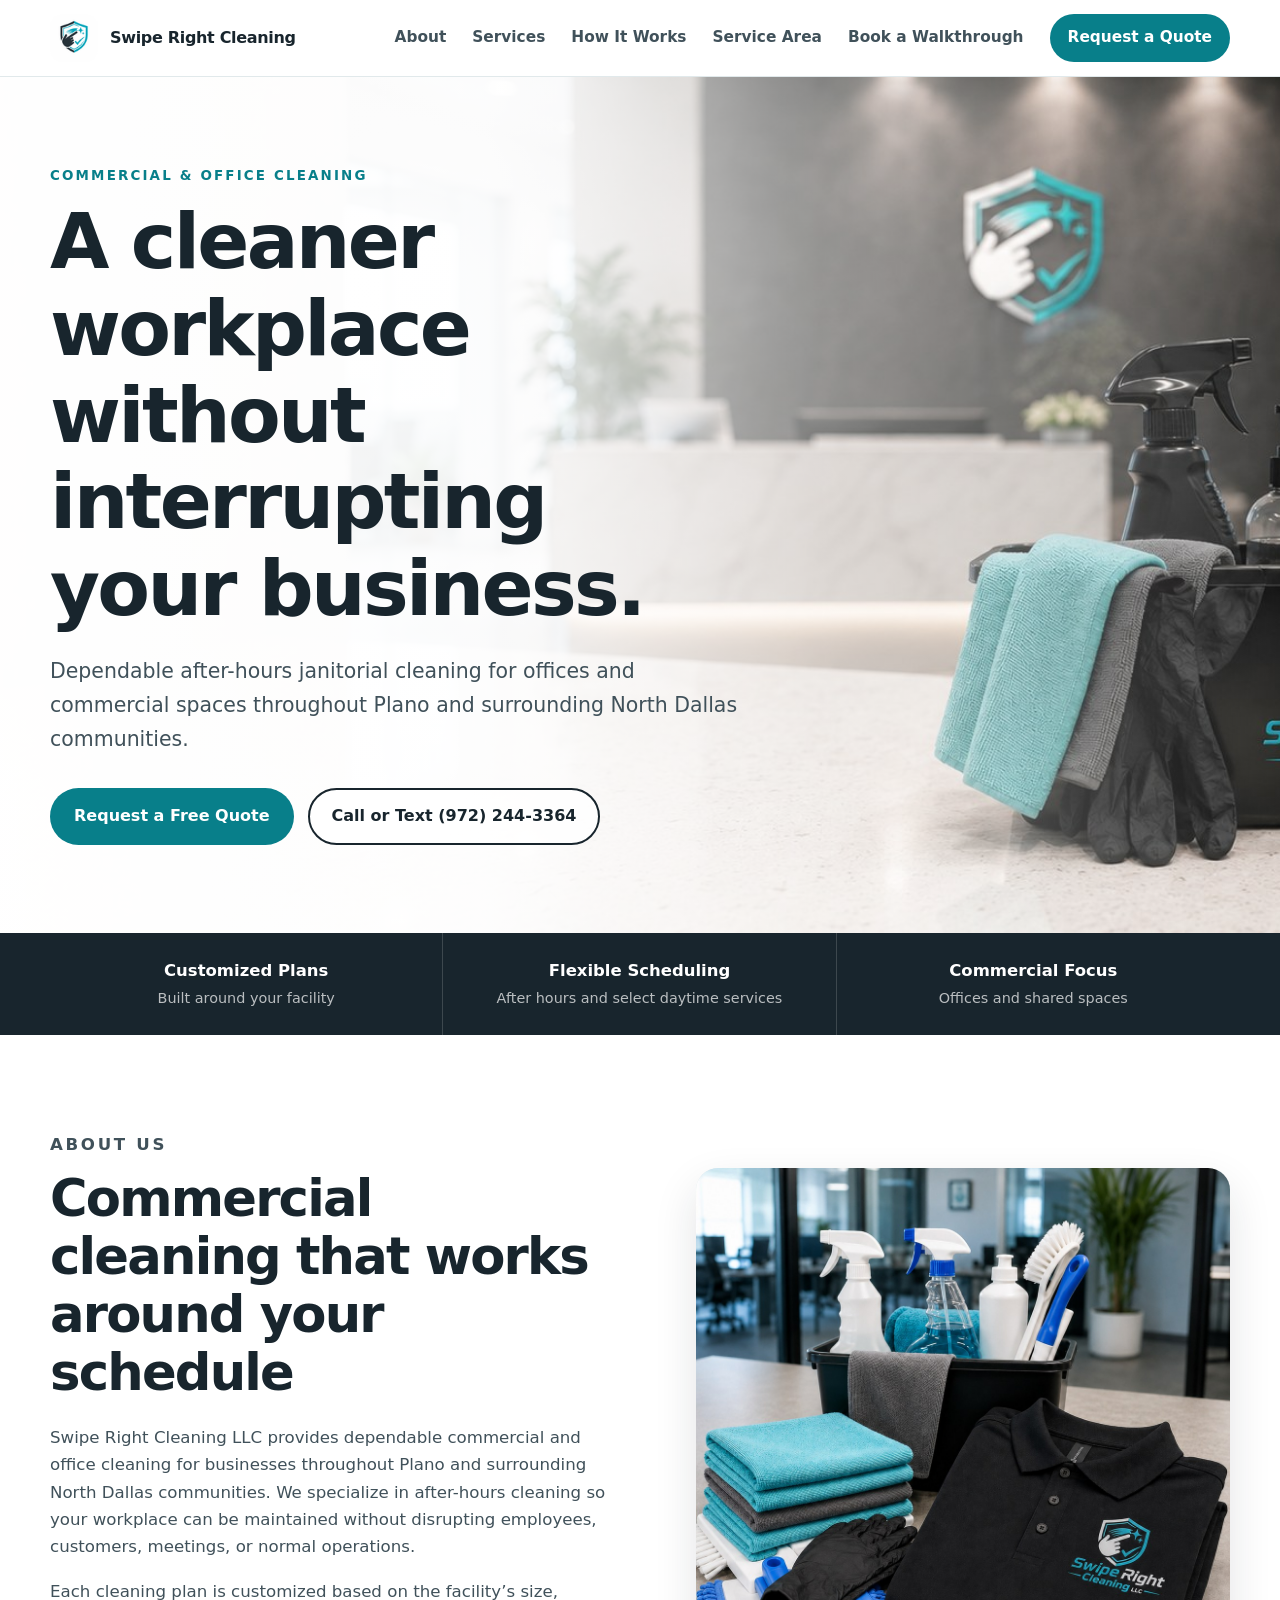
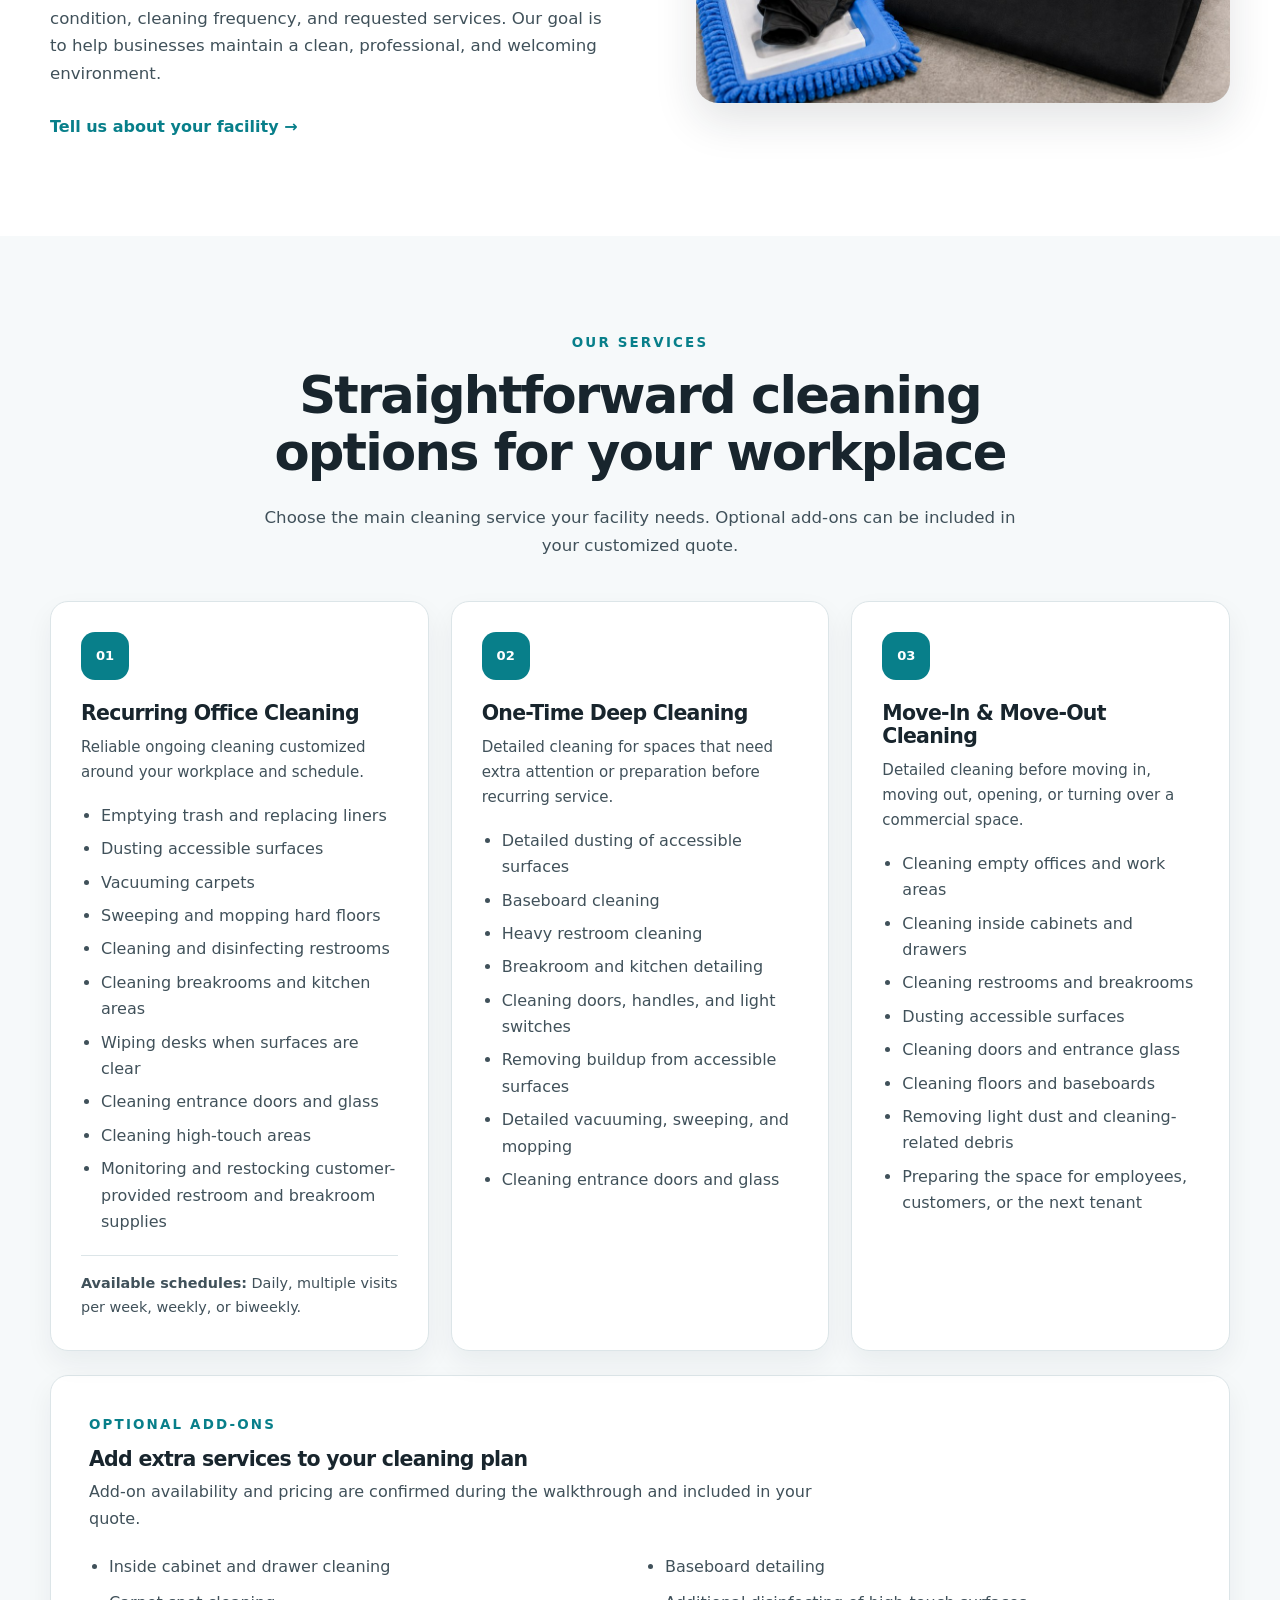
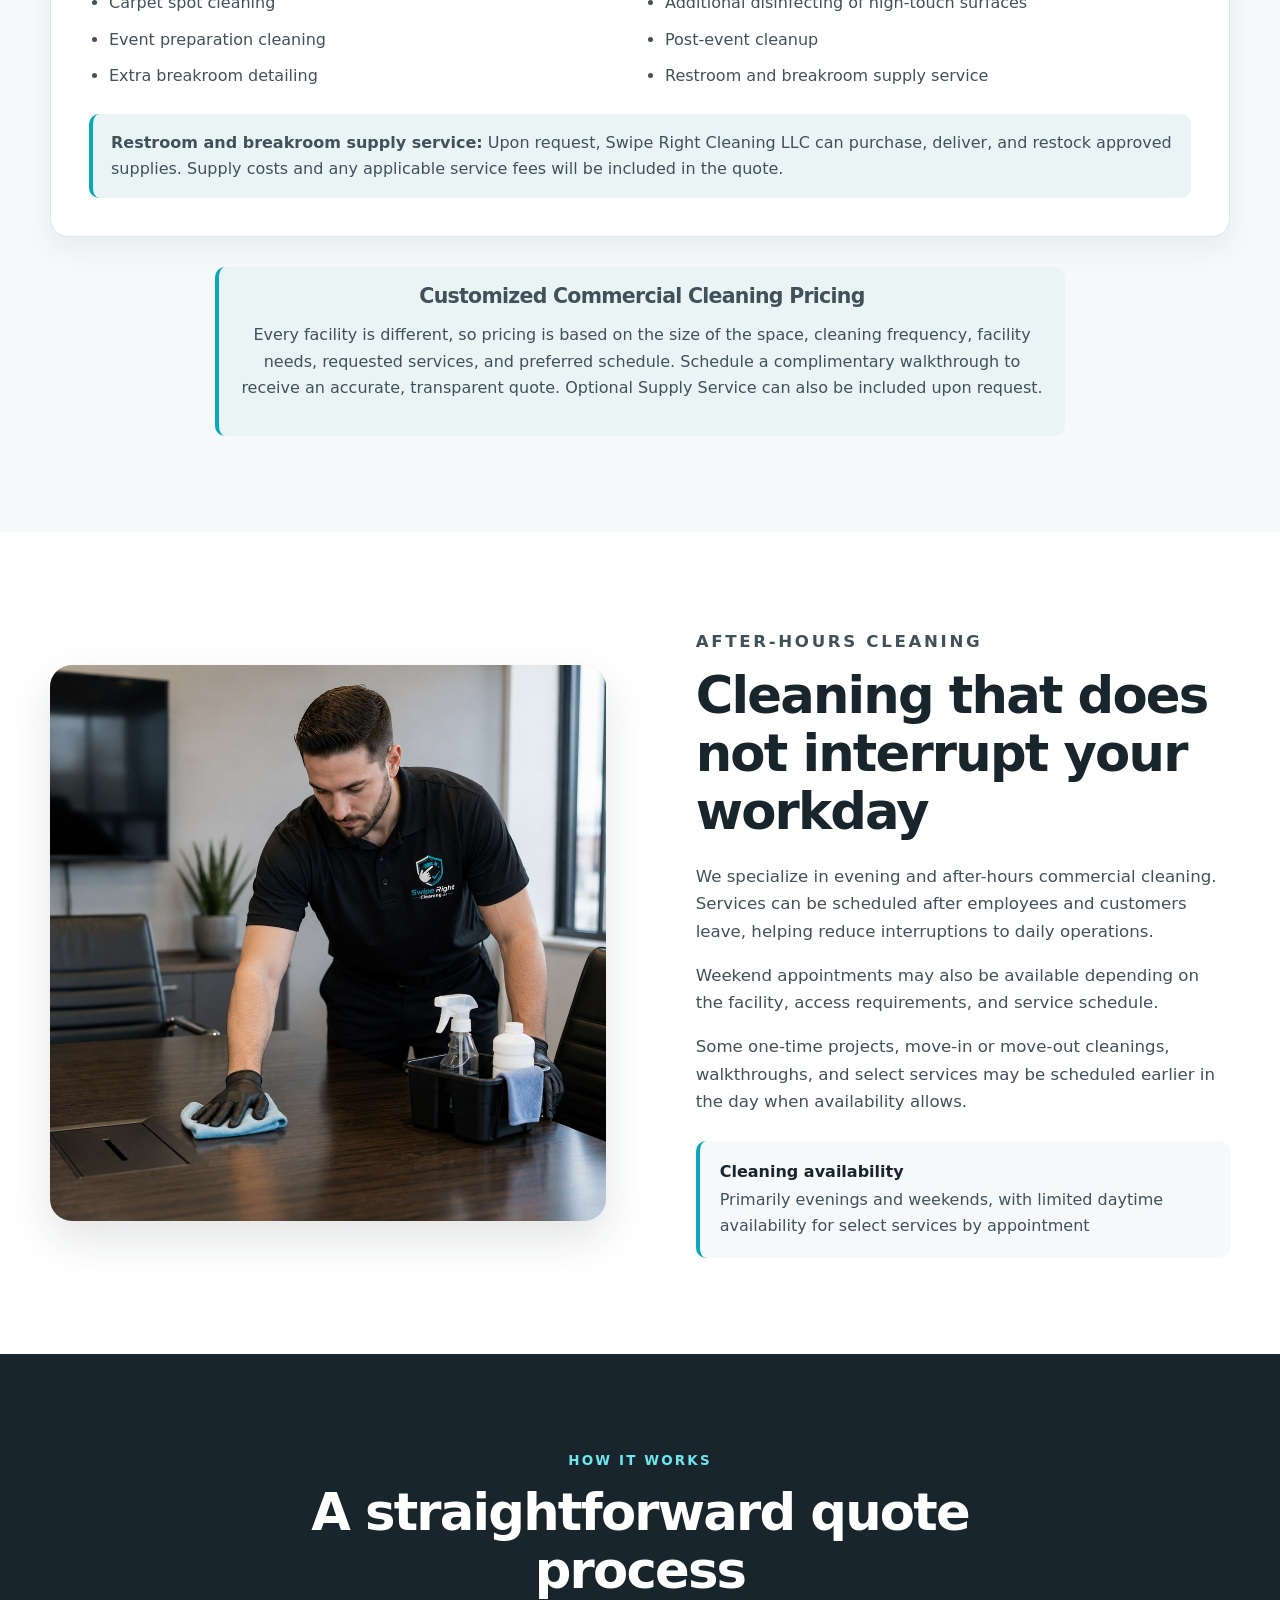
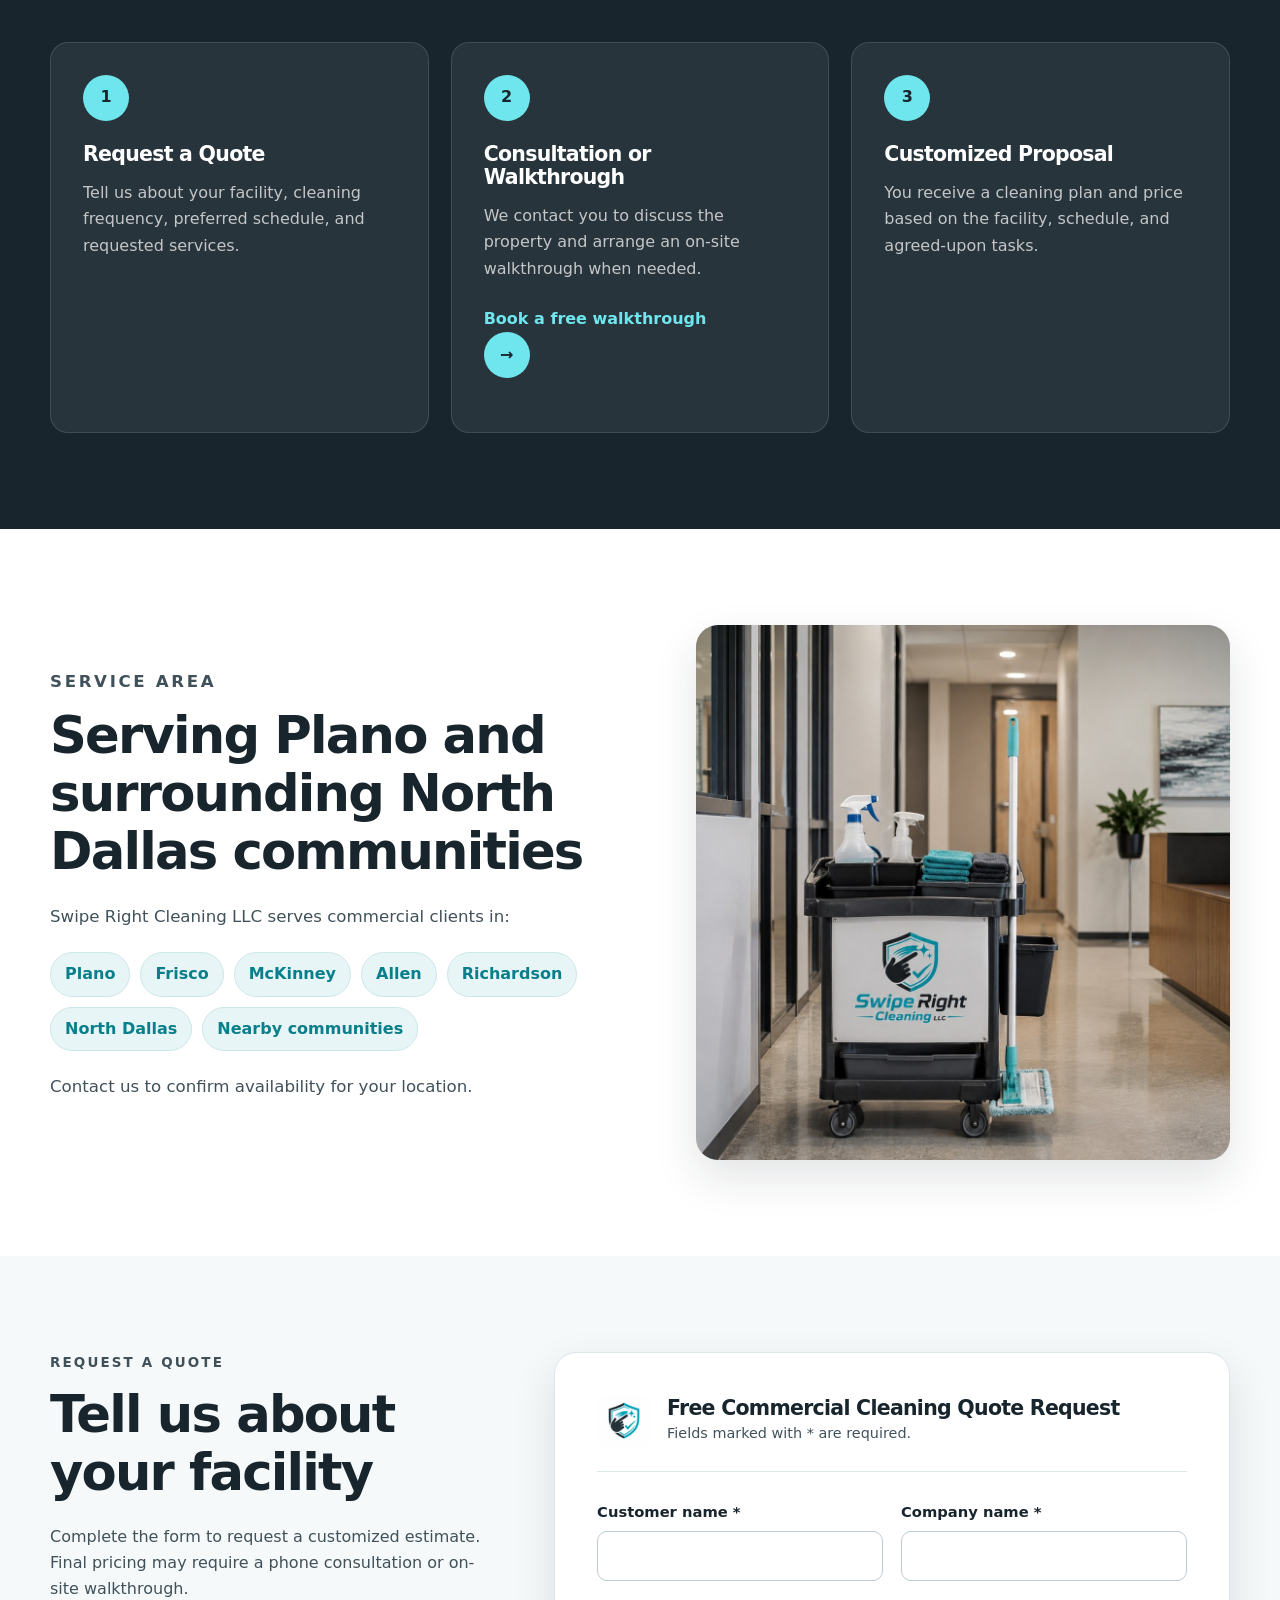
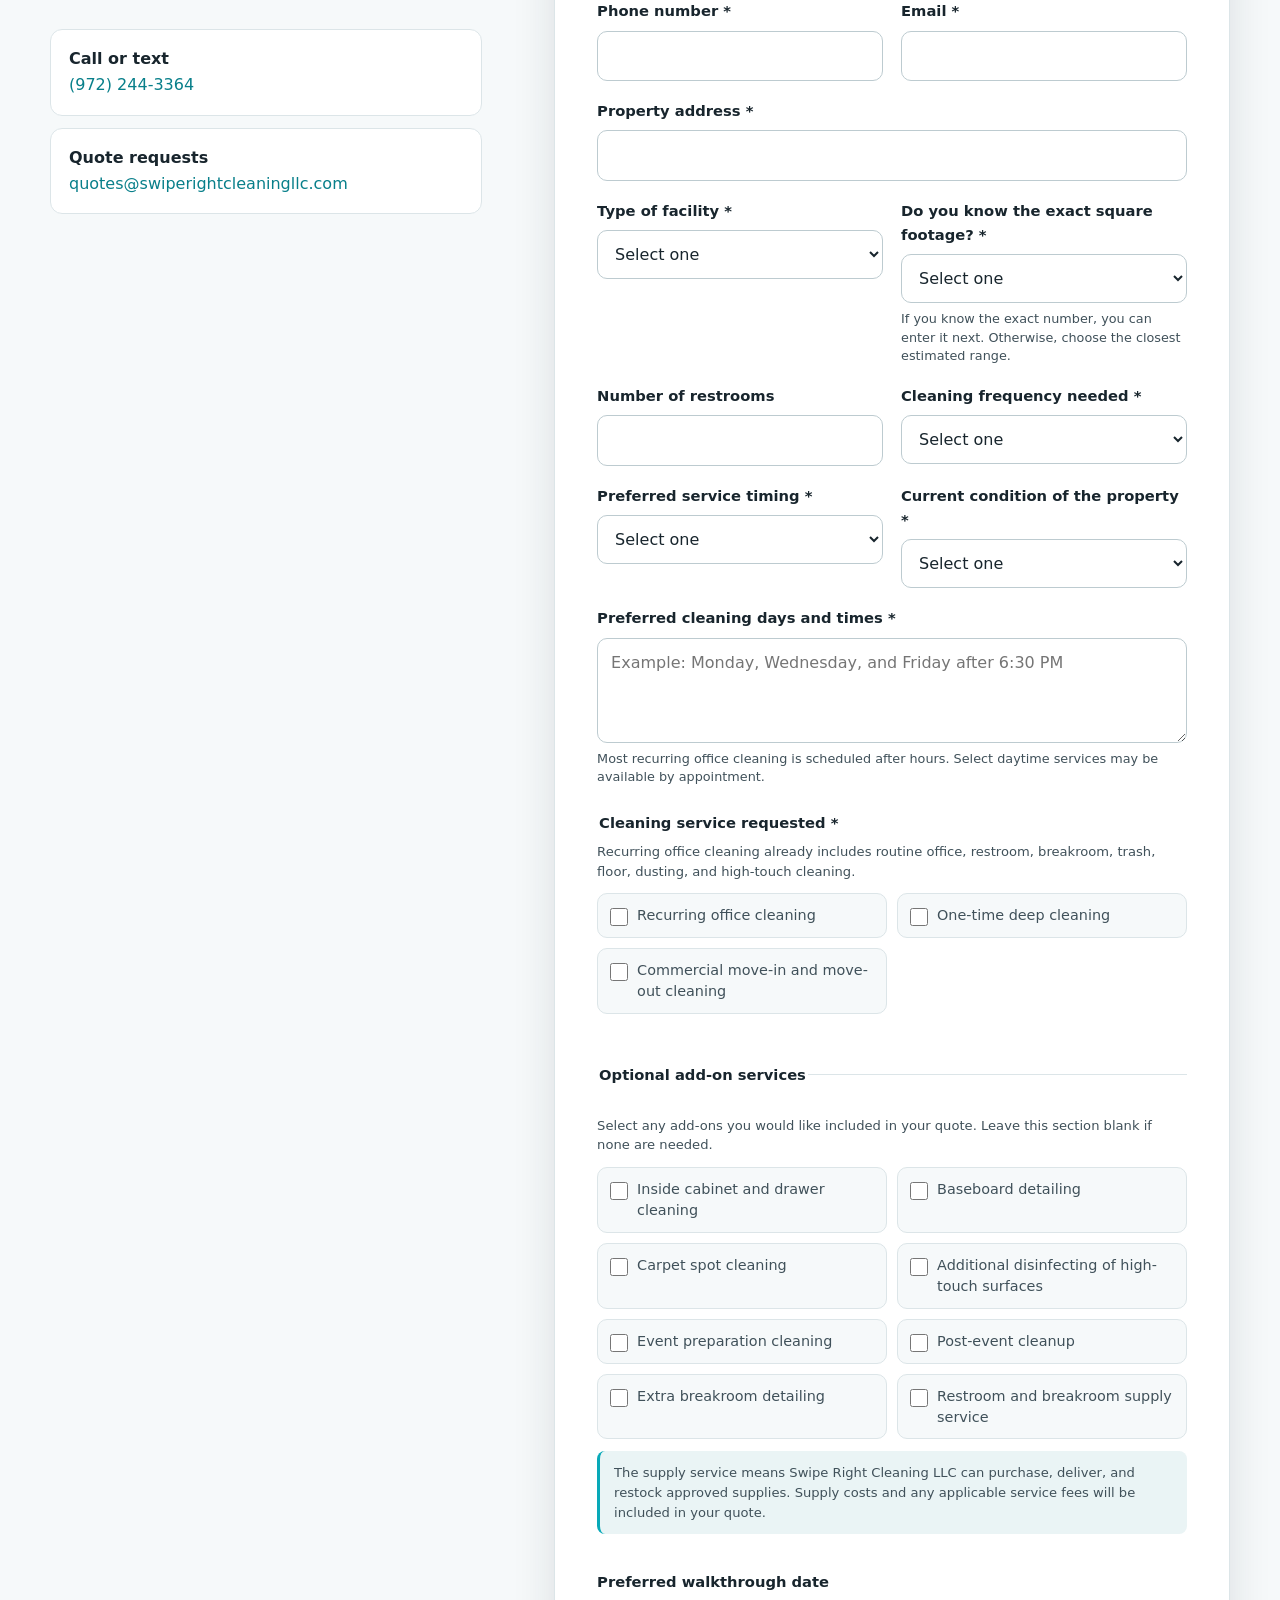
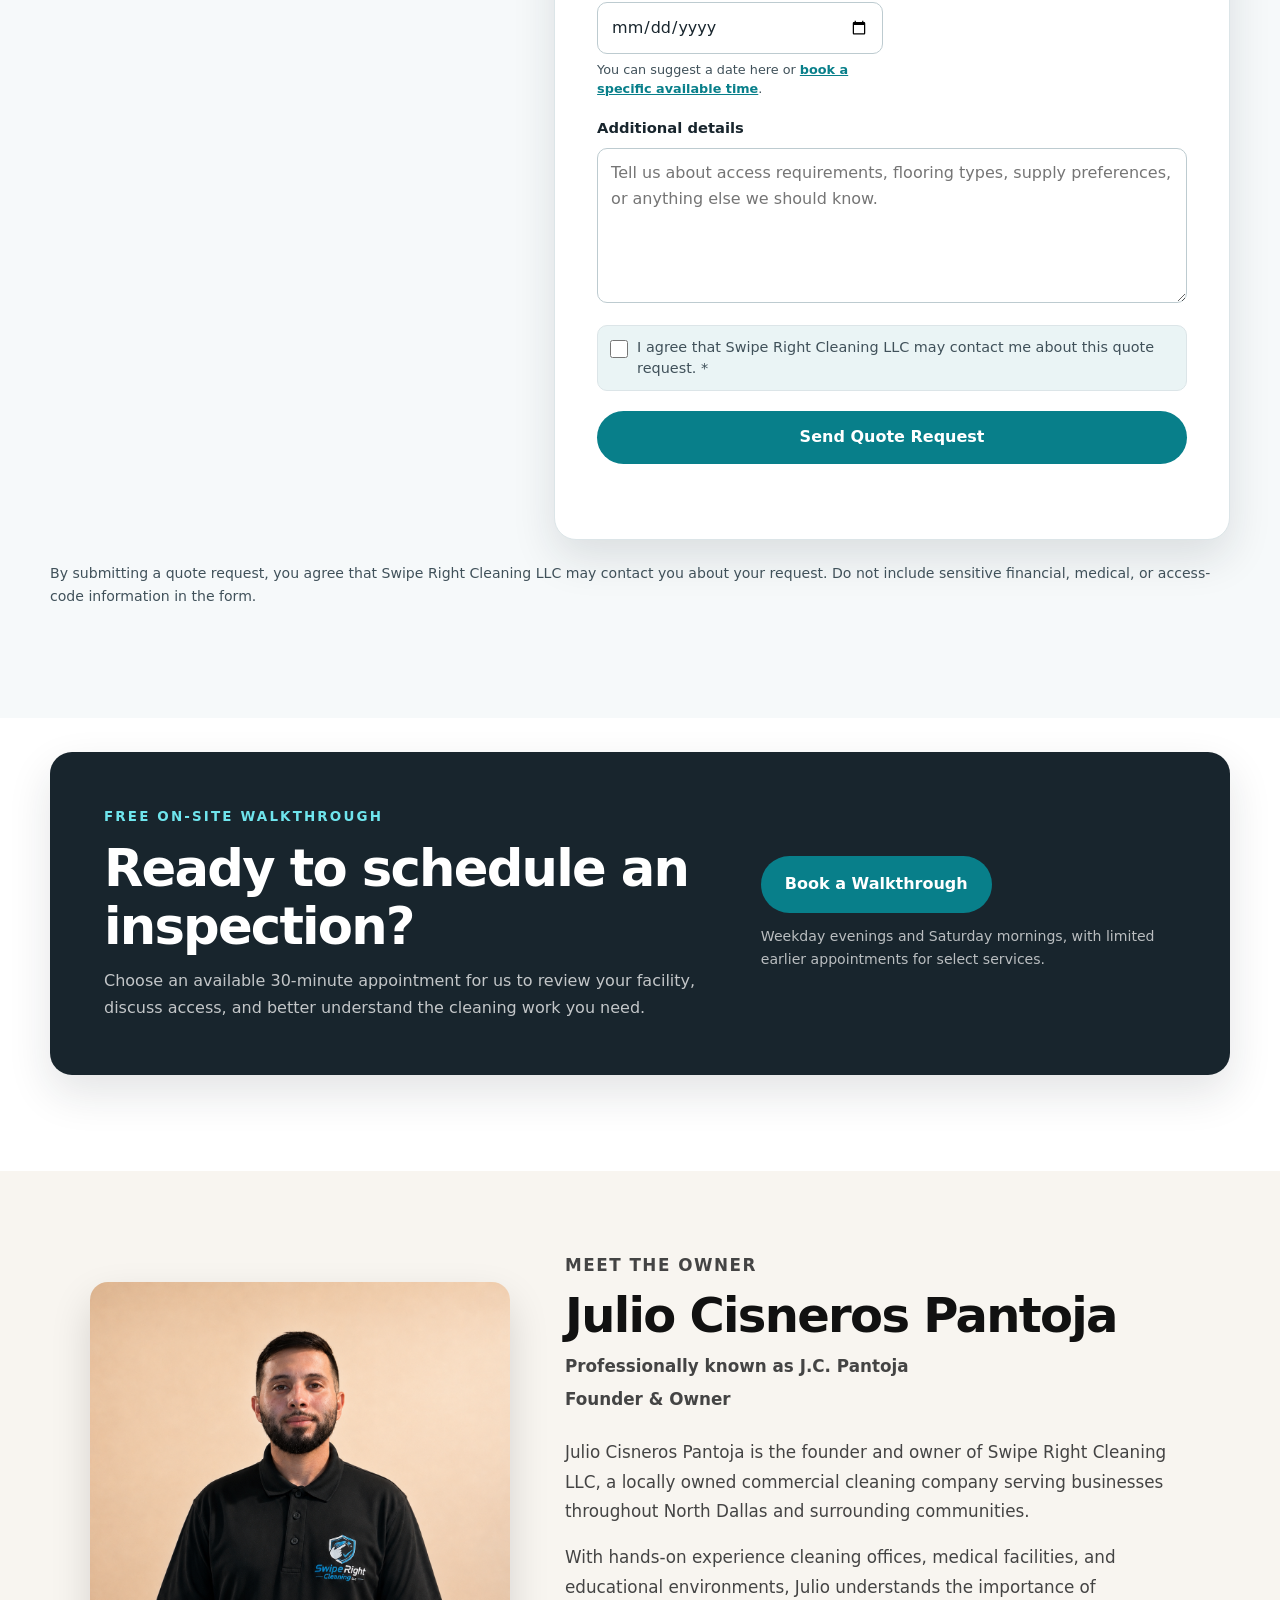
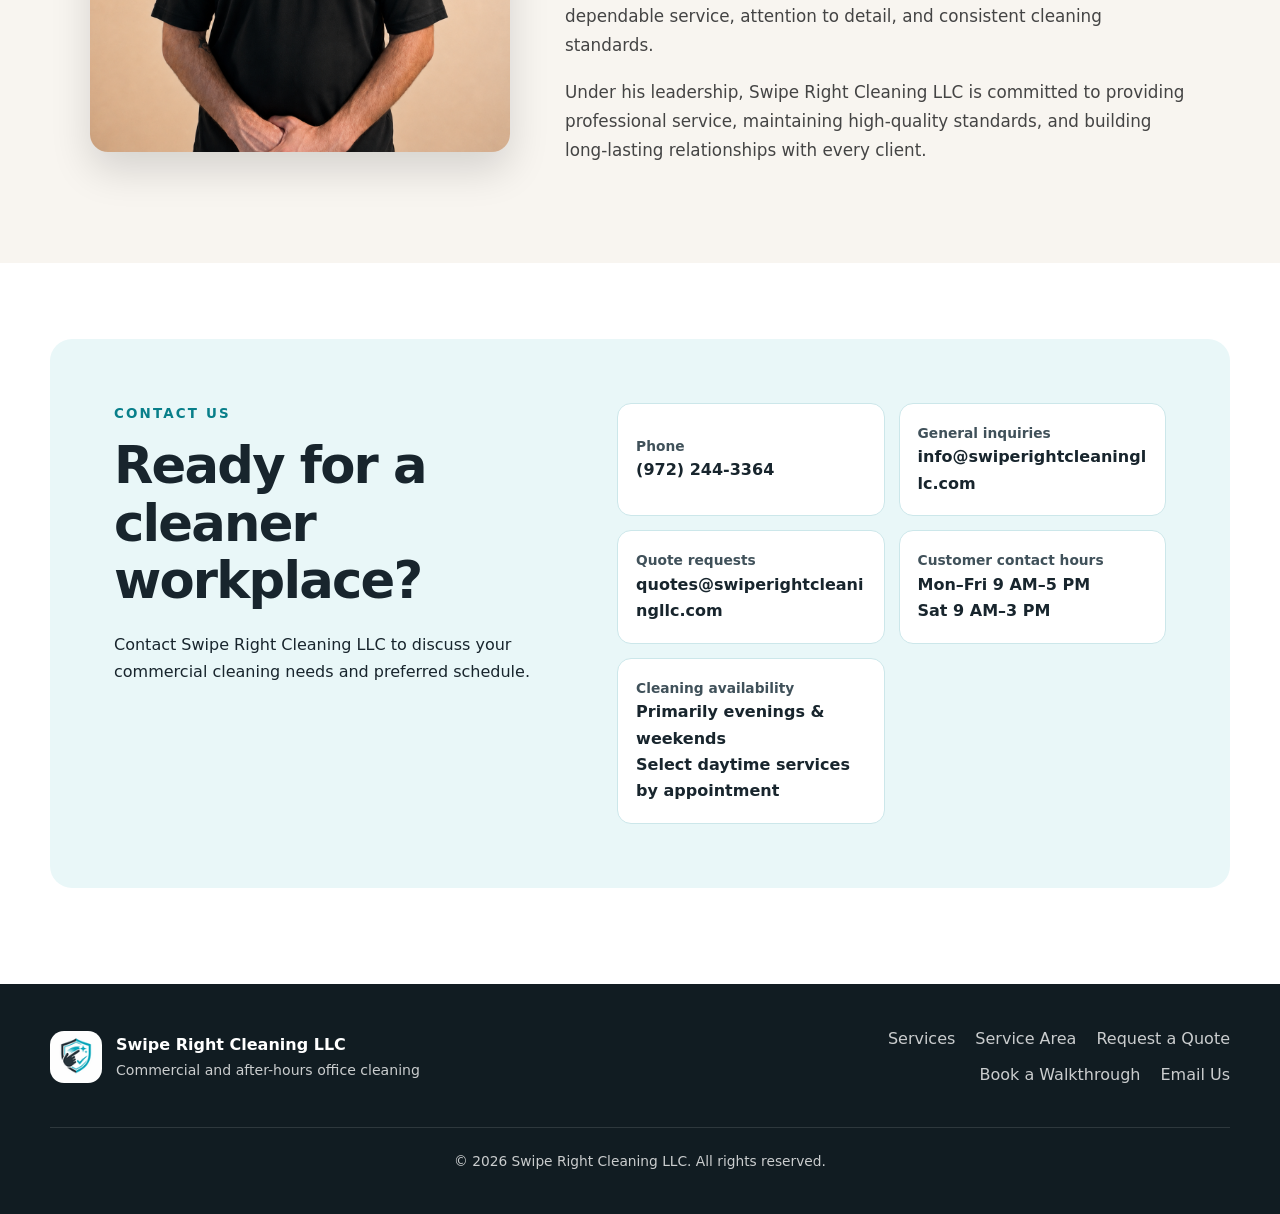
<file: index.html>
<!doctype html>
<html lang="en">
<head>
  <!-- Google tag (gtag.js) --> <script async src="https://www.googletagmanager.com/gtag/js?id=AW-18347786988"></script> <script> window.dataLayer = window.dataLayer || []; function gtag(){dataLayer.push(arguments);} gtag('js', new Date()); gtag('config', 'AW-18347786988'); </script>

  <meta charset="utf-8">
  <meta name="viewport" content="width=device-width, initial-scale=1">
  <meta name="theme-color" content="#0aa9b8">
  <meta name="description" content="Swipe Right Cleaning LLC provides dependable after-hours commercial and office cleaning in Plano and surrounding North Dallas communities.">

  <title>Swipe Right Cleaning LLC | Commercial Office Cleaning</title>

  <link rel="icon" type="image/png" sizes="64x64" href="assets/favicon-64.png">
  <link rel="apple-touch-icon" href="assets/favicon.png">
  <link rel="stylesheet" href="styles.css">

  <!-- Local-business information for search engines. Update the website URL after publishing. -->
  <script type="application/ld+json">
  {
    "@context": "https://schema.org",
    "@type": "CleaningService",
    "name": "Swipe Right Cleaning LLC",
    "telephone": "+1-972-244-3364",
    "email": "info@swiperightcleaningllc.com",
    "description": "Commercial and office cleaning serving Plano and surrounding North Dallas communities, primarily after hours with select daytime services available by appointment.",
    "areaServed": [
      "Plano, Texas",
      "Frisco, Texas",
      "McKinney, Texas",
      "Allen, Texas",
      "Richardson, Texas",
      "North Dallas, Texas"
    ],
    "openingHoursSpecification": [
      {
        "@type": "OpeningHoursSpecification",
        "dayOfWeek": ["Monday", "Tuesday", "Wednesday", "Thursday", "Friday"],
        "opens": "09:00",
        "closes": "18:00"
      },
      {
        "@type": "OpeningHoursSpecification",
        "dayOfWeek": "Saturday",
        "opens": "09:00",
        "closes": "15:00"
      }
    ]
  }
  </script>
</head>
<body>
  <a class="skip-link" href="#main-content">Skip to main content</a>

  <header class="site-header" id="top">
    <div class="container nav-wrap">
      <a class="brand" href="#top" aria-label="Swipe Right Cleaning home">
        <img src="assets/favicon-64.png" alt="" width="48" height="48">
        <span>Swipe Right Cleaning</span>
      </a>

      <button class="menu-button" type="button" aria-expanded="false" aria-controls="site-menu">
        <span class="sr-only">Open navigation menu</span>
        <span></span><span></span><span></span>
      </button>

      <nav id="site-menu" class="site-menu" aria-label="Main navigation">
        <a href="#about">About</a>
        <a href="#services">Services</a>
        <a href="#process">How It Works</a>
        <a href="#areas">Service Area</a>
        <a href="booking.html">Book a Walkthrough</a>
        <a href="#quote" class="nav-cta">Request a Quote</a>
      </nav>
    </div>
  </header>

  <main id="main-content">
    <section class="hero" aria-labelledby="hero-title">
      <div class="hero-overlay"></div>
      <div class="container hero-content">
        <p class="eyebrow">Commercial &amp; Office Cleaning</p>
        <h1 id="hero-title">A cleaner workplace without interrupting your business.</h1>
        <p class="hero-copy">Dependable after-hours janitorial cleaning for offices and commercial spaces throughout Plano and surrounding North Dallas communities.</p>
        <div class="button-row">
          <a class="button button-primary" href="#quote">Request a Free Quote</a>
          <a class="button button-secondary" href="tel:+19722443364">Call or Text (972) 244-3364</a>
        </div>
      </div>
    </section>

    <section class="trust-strip" aria-label="Business highlights">
      <div class="container trust-grid">
        <div><strong>Customized Plans</strong><span>Built around your facility</span></div>
        <div><strong>Flexible Scheduling</strong><span>After hours and select daytime services</span></div>
        <div><strong>Commercial Focus</strong><span>Offices and shared spaces</span></div>
      </div>
    </section>

    <section class="section" id="about">
      <div class="container two-column">
        <div class="content-block">
          <p class="eyebrow">About Us</p>
          <h2>Commercial cleaning that works around your schedule</h2>
          <p>Swipe Right Cleaning LLC provides dependable commercial and office cleaning for businesses throughout Plano and surrounding North Dallas communities. We specialize in after-hours cleaning so your workplace can be maintained without disrupting employees, customers, meetings, or normal operations.</p>
          <p>Each cleaning plan is customized based on the facility’s size, condition, cleaning frequency, and requested services. Our goal is to help businesses maintain a clean, professional, and welcoming environment.</p>
          <a class="text-link" href="#quote">Tell us about your facility <span aria-hidden="true">→</span></a>
        </div>
        <figure class="image-card">
          <img src="assets/supplies.jpg" alt="Swipe Right Cleaning polo and organized commercial cleaning supplies" loading="lazy">
        </figure>
      </div>
    </section>

    <section class="section section-muted" id="services">
      <div class="container">
        <div class="section-heading">
          <p class="eyebrow">Our Services</p>
          <h2>Straightforward cleaning options for your workplace</h2>
          <p>Choose the main cleaning service your facility needs. Optional add-ons can be included in your customized quote.</p>
        </div>

        <div class="card-grid">
          <article class="service-card">
            <div class="service-icon" aria-hidden="true">01</div>
            <h3>Recurring Office Cleaning</h3>
            <p class="service-summary">Reliable ongoing cleaning customized around your workplace and schedule.</p>
            <ul>
              <li>Emptying trash and replacing liners</li>
              <li>Dusting accessible surfaces</li>
              <li>Vacuuming carpets</li>
              <li>Sweeping and mopping hard floors</li>
              <li>Cleaning and disinfecting restrooms</li>
              <li>Cleaning breakrooms and kitchen areas</li>
              <li>Wiping desks when surfaces are clear</li>
              <li>Cleaning entrance doors and glass</li>
              <li>Cleaning high-touch areas</li>
              <li>Monitoring and restocking customer-provided restroom and breakroom supplies</li>
            </ul>
            <p class="service-schedule"><strong>Available schedules:</strong> Daily, multiple visits per week, weekly, or biweekly.</p>
          </article>

          <article class="service-card">
            <div class="service-icon" aria-hidden="true">02</div>
            <h3>One-Time Deep Cleaning</h3>
            <p class="service-summary">Detailed cleaning for spaces that need extra attention or preparation before recurring service.</p>
            <ul>
              <li>Detailed dusting of accessible surfaces</li>
              <li>Baseboard cleaning</li>
              <li>Heavy restroom cleaning</li>
              <li>Breakroom and kitchen detailing</li>
              <li>Cleaning doors, handles, and light switches</li>
              <li>Removing buildup from accessible surfaces</li>
              <li>Detailed vacuuming, sweeping, and mopping</li>
              <li>Cleaning entrance doors and glass</li>
            </ul>
          </article>

          <article class="service-card">
            <div class="service-icon" aria-hidden="true">03</div>
            <h3>Move-In &amp; Move-Out Cleaning</h3>
            <p class="service-summary">Detailed cleaning before moving in, moving out, opening, or turning over a commercial space.</p>
            <ul>
              <li>Cleaning empty offices and work areas</li>
              <li>Cleaning inside cabinets and drawers</li>
              <li>Cleaning restrooms and breakrooms</li>
              <li>Dusting accessible surfaces</li>
              <li>Cleaning doors and entrance glass</li>
              <li>Cleaning floors and baseboards</li>
              <li>Removing light dust and cleaning-related debris</li>
              <li>Preparing the space for employees, customers, or the next tenant</li>
            </ul>
          </article>
        </div>

        <div class="service-addons" aria-labelledby="addons-title">
          <div class="service-addons-heading">
            <p class="eyebrow">Optional Add-Ons</p>
            <h3 id="addons-title">Add extra services to your cleaning plan</h3>
            <p>Add-on availability and pricing are confirmed during the walkthrough and included in your quote.</p>
          </div>
          <ul class="addon-grid">
            <li>Inside cabinet and drawer cleaning</li>
            <li>Baseboard detailing</li>
            <li>Carpet spot cleaning</li>
            <li>Additional disinfecting of high-touch surfaces</li>
            <li>Event preparation cleaning</li>
            <li>Post-event cleanup</li>
            <li>Extra breakroom detailing</li>
            <li>Restroom and breakroom supply service</li>
          </ul>
          <p class="supply-service-note"><strong>Restroom and breakroom supply service:</strong> Upon request, Swipe Right Cleaning LLC can purchase, deliver, and restock approved supplies. Supply costs and any applicable service fees will be included in the quote.</p>
        </div>

       <div class="pricing-note">
  <h3>Customized Commercial Cleaning Pricing</h3>

  <p>
    Every facility is different, so pricing is based on the size of the
    space, cleaning frequency, facility needs, requested services, and
    preferred schedule. Schedule a complimentary walkthrough to receive
    an accurate, transparent quote. Optional Supply Service can also be
    included upon request.
  </p>
</div>
      </div>
    </section>

    <section class="section after-hours">
      <div class="container two-column reverse-mobile">
        <figure class="image-card">
          <img src="assets/office-cleaning.jpg" alt="Professional cleaner wiping a conference table after business hours" loading="lazy">
        </figure>
        <div class="content-block">
          <p class="eyebrow">After-Hours Cleaning</p>
          <h2>Cleaning that does not interrupt your workday</h2>
          <p>We specialize in evening and after-hours commercial cleaning. Services can be scheduled after employees and customers leave, helping reduce interruptions to daily operations.</p>
          <p>Weekend appointments may also be available depending on the facility, access requirements, and service schedule.</p>
          <p>Some one-time projects, move-in or move-out cleanings, walkthroughs, and select services may be scheduled earlier in the day when availability allows.</p>
          <div class="availability-box">
            <strong>Cleaning availability</strong>
            <span>Primarily evenings and weekends, with limited daytime availability for select services by appointment</span>
          </div>
        </div>
      </div>
    </section>

    <section class="section section-dark" id="process">
      <div class="container">
        <div class="section-heading light-heading">
          <p class="eyebrow">How It Works</p>
          <h2>A straightforward quote process</h2>
        </div>
        <div class="process-grid">
          <article>
            <span>1</span>
            <h3>Request a Quote</h3>
            <p>Tell us about your facility, cleaning frequency, preferred schedule, and requested services.</p>
          </article>
          <article>
            <span>2</span>
            <h3>Consultation or Walkthrough</h3>
            <p>We contact you to discuss the property and arrange an on-site walkthrough when needed.</p>
            <a class="process-link" href="booking.html">Book a free walkthrough <span aria-hidden="true">→</span></a>
          </article>
          <article>
            <span>3</span>
            <h3>Customized Proposal</h3>
            <p>You receive a cleaning plan and price based on the facility, schedule, and agreed-upon tasks.</p>
          </article>
        </div>
      </div>
    </section>

    <section class="section" id="areas">
      <div class="container two-column">
        <div class="content-block">
          <p class="eyebrow">Service Area</p>
          <h2>Serving Plano and surrounding North Dallas communities</h2>
          <p>Swipe Right Cleaning LLC serves commercial clients in:</p>
          <div class="area-tags" aria-label="Cities served">
            <span>Plano</span>
            <span>Frisco</span>
            <span>McKinney</span>
            <span>Allen</span>
            <span>Richardson</span>
            <span>North Dallas</span>
            <span>Nearby communities</span>
          </div>
          <p class="small-note">Contact us to confirm availability for your location.</p>
        </div>
        <figure class="image-card">
          <img src="assets/cleaning-cart.jpg" alt="Commercial cleaning cart in a clean office hallway" loading="lazy">
        </figure>
      </div>
    </section>

    <section class="section section-muted" id="quote">
      <div class="container quote-layout">
        <div class="quote-intro">
          <p class="eyebrow">Request a Quote</p>
          <h2>Tell us about your facility</h2>
          <p>Complete the form to request a customized estimate. Final pricing may require a phone consultation or on-site walkthrough.</p>
          <div class="contact-mini">
            <a href="tel:+19722443364"><strong>Call or text</strong><span>(972) 244-3364</span></a>
            <a href="mailto:quotes@swiperightcleaningllc.com"><strong>Quote requests</strong><span>quotes@swiperightcleaningllc.com</span></a>
          </div>
        </div>

        <div class="form-shell">
          <form id="quote-request-form" class="quote-form" novalidate>
            <div class="form-heading">
              <img src="assets/favicon-64.png" alt="" width="54" height="54">
              <div>
                <h3>Free Commercial Cleaning Quote Request</h3>
                <p>Fields marked with <span aria-hidden="true">*</span> are required.</p>
              </div>
            </div>

            <div class="form-grid">
              <label class="form-field">
                <span>Customer name *</span>
                <input type="text" name="customerName" autocomplete="name" required>
              </label>

              <label class="form-field">
                <span>Company name *</span>
                <input type="text" name="companyName" autocomplete="organization" required>
              </label>

              <label class="form-field">
                <span>Phone number *</span>
                <input type="tel" name="phone" autocomplete="tel" inputmode="tel" required>
              </label>

              <label class="form-field">
                <span>Email *</span>
                <input type="email" name="email" autocomplete="email" required>
              </label>

              <label class="form-field form-field-full">
                <span>Property address *</span>
                <input type="text" name="propertyLocation" autocomplete="street-address" required>
              </label>

              <label class="form-field">
                <span>Type of facility *</span>
                <select name="facilityType" required>
                  <option value="">Select one</option>
                  <option>Office</option>
                  <option>Medical or dental office</option>
                  <option>Retail business</option>
                  <option>Fitness center</option>
                  <option>Multi-tenant building</option>
                  <option>Other commercial facility</option>
                </select>
              </label>

              <label class="form-field">
                <span>Do you know the exact square footage? *</span>
                <select name="squareFootageKnown" id="square-footage-known" required>
                  <option value="">Select one</option>
                  <option value="Yes">Yes</option>
                  <option value="No">No</option>
                  <option value="Not sure">Not sure</option>
                </select>
                <small>If you know the exact number, you can enter it next. Otherwise, choose the closest estimated range.</small>
              </label>

              <label class="form-field is-hidden" id="exact-square-footage-field">
                <span>Exact square footage *</span>
                <input type="number" name="exactSquareFootage" min="1" step="1" inputmode="numeric" placeholder="Example: 3250">
                <small>Enter numbers only. The quote request will identify this as an exact figure.</small>
              </label>

              <label class="form-field is-hidden" id="square-footage-range-field">
                <span>Estimated square-footage range *</span>
                <select name="squareFootageRange">
                  <option value="">Select one</option>
                  <option>Under 1,000 sq. ft.</option>
                  <option>1,000–2,500 sq. ft.</option>
                  <option>2,501–5,000 sq. ft.</option>
                  <option>5,001–10,000 sq. ft.</option>
                  <option>More than 10,000 sq. ft.</option>
                  <option>Unsure</option>
                </select>
                <small>Select the closest range. The final quote can be confirmed during a walkthrough.</small>
              </label>

              <label class="form-field">
                <span>Number of restrooms</span>
                <input type="number" name="restrooms" min="0" step="1" inputmode="numeric">
              </label>

              <label class="form-field">
                <span>Cleaning frequency needed *</span>
                <select name="frequency" required>
                  <option value="">Select one</option>
                  <option>One-time service</option>
                  <option>Daily</option>
                  <option>Multiple visits per week</option>
                  <option>Weekly</option>
                  <option>Biweekly</option>
                  <option>Unsure</option>
                </select>
              </label>

              <label class="form-field">
                <span>Preferred service timing *</span>
                <select name="serviceTiming" required>
                  <option value="">Select one</option>
                  <option>Weekday evenings</option>
                  <option>Overnight</option>
                  <option>Weekends</option>
                  <option>Daytime service by appointment</option>
                  <option>Flexible</option>
                </select>
              </label>

              <label class="form-field">
                <span>Current condition of the property *</span>
                <select name="propertyCondition" required>
                  <option value="">Select one</option>
                  <option>Regular maintenance needed</option>
                  <option>Moderate buildup</option>
                  <option>Deep cleaning needed</option>
                  <option>Unsure</option>
                </select>
              </label>

              <label class="form-field form-field-full">
                <span>Preferred cleaning days and times *</span>
                <textarea name="preferredSchedule" rows="3" placeholder="Example: Monday, Wednesday, and Friday after 6:30 PM" required></textarea>
                <small>Most recurring office cleaning is scheduled after hours. Select daytime services may be available by appointment.</small>
              </label>
            </div>

            <fieldset class="services-fieldset">
              <legend>Cleaning service requested *</legend>
              <p class="fieldset-helper">Recurring office cleaning already includes routine office, restroom, breakroom, trash, floor, dusting, and high-touch cleaning.</p>
              <div class="checkbox-grid service-choice-grid">
                <label><input type="checkbox" name="services" value="Recurring office cleaning"> <span>Recurring office cleaning</span></label>
                <label><input type="checkbox" name="services" value="One-time deep cleaning"> <span>One-time deep cleaning</span></label>
                <label><input type="checkbox" name="services" value="Commercial move-in and move-out cleaning"> <span>Commercial move-in and move-out cleaning</span></label>
              </div>
              <p id="services-error" class="field-error" role="alert"></p>
            </fieldset>

            <fieldset class="services-fieldset addon-fieldset">
              <legend>Optional add-on services</legend>
              <p class="fieldset-helper">Select any add-ons you would like included in your quote. Leave this section blank if none are needed.</p>
              <div class="checkbox-grid">
                <label><input type="checkbox" name="addons" value="Inside cabinet and drawer cleaning"> <span>Inside cabinet and drawer cleaning</span></label>
                <label><input type="checkbox" name="addons" value="Baseboard detailing"> <span>Baseboard detailing</span></label>
                <label><input type="checkbox" name="addons" value="Carpet spot cleaning"> <span>Carpet spot cleaning</span></label>
                <label><input type="checkbox" name="addons" value="Additional disinfecting of high-touch surfaces"> <span>Additional disinfecting of high-touch surfaces</span></label>
                <label><input type="checkbox" name="addons" value="Event preparation cleaning"> <span>Event preparation cleaning</span></label>
                <label><input type="checkbox" name="addons" value="Post-event cleanup"> <span>Post-event cleanup</span></label>
                <label><input type="checkbox" name="addons" value="Extra breakroom detailing"> <span>Extra breakroom detailing</span></label>
                <label><input type="checkbox" name="addons" value="Restroom and breakroom supply service"> <span>Restroom and breakroom supply service</span></label>
              </div>
              <p class="fieldset-helper supply-helper">The supply service means Swipe Right Cleaning LLC can purchase, deliver, and restock approved supplies. Supply costs and any applicable service fees will be included in your quote.</p>
            </fieldset>

            <div class="form-grid">
              <label class="form-field">
                <span>Preferred walkthrough date</span>
                <input type="date" name="walkthroughDate">
                <small>You can suggest a date here or <a href="booking.html">book a specific available time</a>.</small>
              </label>

              <label class="form-field form-field-full">
                <span>Additional details</span>
                <textarea name="additionalDetails" rows="5" placeholder="Tell us about access requirements, flooring types, supply preferences, or anything else we should know."></textarea>
              </label>
            </div>

            <label class="consent-field">
              <input type="checkbox" name="consent" required>
              <span>I agree that Swipe Right Cleaning LLC may contact me about this quote request. *</span>
            </label>

            <button class="button button-primary form-submit" type="submit">Send Quote Request</button>
            
            <p id="form-status" class="form-status" role="status" aria-live="polite"></p>
          </form>
        </div>
      </div>
      <div class="container privacy-note">
        <p>By submitting a quote request, you agree that Swipe Right Cleaning LLC may contact you about your request. Do not include sensitive financial, medical, or access-code information in the form.</p>
      </div>
    </section>

    <section class="section booking-cta" aria-labelledby="booking-cta-title">
      <div class="container booking-cta-card">
        <div>
          <p class="eyebrow">Free On-Site Walkthrough</p>
          <h2 id="booking-cta-title">Ready to schedule an inspection?</h2>
          <p>Choose an available 30-minute appointment for us to review your facility, discuss access, and better understand the cleaning work you need.</p>
        </div>
        <div class="booking-cta-actions">
          <a class="button button-primary" href="booking.html">Book a Walkthrough</a>
          <span>Weekday evenings and Saturday mornings, with limited earlier appointments for select services.</span>
        </div>
      </div>
    </section>
<section class="owner-section" id="about-owner">
  <div class="owner-container">

    <div class="owner-photo">
      <img
        src="assets/julio-owner-photo.png"
        alt="Julio Cisneros Pantoja, founder and owner of Swipe Right Cleaning LLC"
      >
    </div>

    <div class="owner-content">
      <p class="owner-label">Meet the Owner</p>

      <h2>Julio Cisneros Pantoja</h2>

      <p class="owner-name">
        Professionally known as J.C. Pantoja
      </p>

      <p class="owner-title">
        Founder &amp; Owner
      </p>

      <p>
        Julio Cisneros Pantoja is the founder and owner of Swipe Right
        Cleaning LLC, a locally owned commercial cleaning company serving
        businesses throughout North Dallas and surrounding communities.
      </p>

      <p>
        With hands-on experience cleaning offices, medical facilities,
        and educational environments, Julio understands the importance
        of dependable service, attention to detail, and consistent
        cleaning standards.
      </p>

      <p>
        Under his leadership, Swipe Right Cleaning LLC is committed to
        providing professional service, maintaining high-quality standards,
        and building long-lasting relationships with every client.
      </p>
    </div>

  </div>
</section>
    <section class="section contact-section" id="contact">
      <div class="container contact-card">
        <div>
          <p class="eyebrow">Contact Us</p>
          <h2>Ready for a cleaner workplace?</h2>
          <p>Contact Swipe Right Cleaning LLC to discuss your commercial cleaning needs and preferred schedule.</p>
        </div>
        <div class="contact-details">
          <a href="tel:+19722443364"><span>Phone</span><strong>(972) 244-3364</strong></a>
          <a href="mailto:info@swiperightcleaningllc.com"><span>General inquiries</span><strong>info@swiperightcleaningllc.com</strong></a>
          <a href="mailto:quotes@swiperightcleaningllc.com"><span>Quote requests</span><strong>quotes@swiperightcleaningllc.com</strong></a>
          <div><span>Customer contact hours</span><strong>Mon–Fri 9 AM–5 PM<br>Sat 9 AM–3 PM</strong></div>
          <div><span>Cleaning availability</span><strong>Primarily evenings &amp; weekends<br>Select daytime services by appointment</strong></div>
        </div>
      </div>
    </section>
   
  </main>

  <footer class="site-footer">
    <div class="container footer-grid">
      <div class="footer-brand">
        <img src="assets/favicon-64.png" alt="" width="52" height="52">
        <div>
          <strong>Swipe Right Cleaning LLC</strong>
          <span>Commercial and after-hours office cleaning</span>
        </div>
      </div>
      <div class="footer-links">
        <a href="#services">Services</a>
        <a href="#areas">Service Area</a>
        <a href="#quote">Request a Quote</a>
        <a href="booking.html">Book a Walkthrough</a>
        <a href="mailto:info@swiperightcleaningllc.com">Email Us</a>
      </div>
      <p class="copyright">© <span id="current-year">2026</span> Swipe Right Cleaning LLC. All rights reserved.</p>
    </div>
  </footer>

  <script src="script.js"></script>
</body>
</html>
</file>
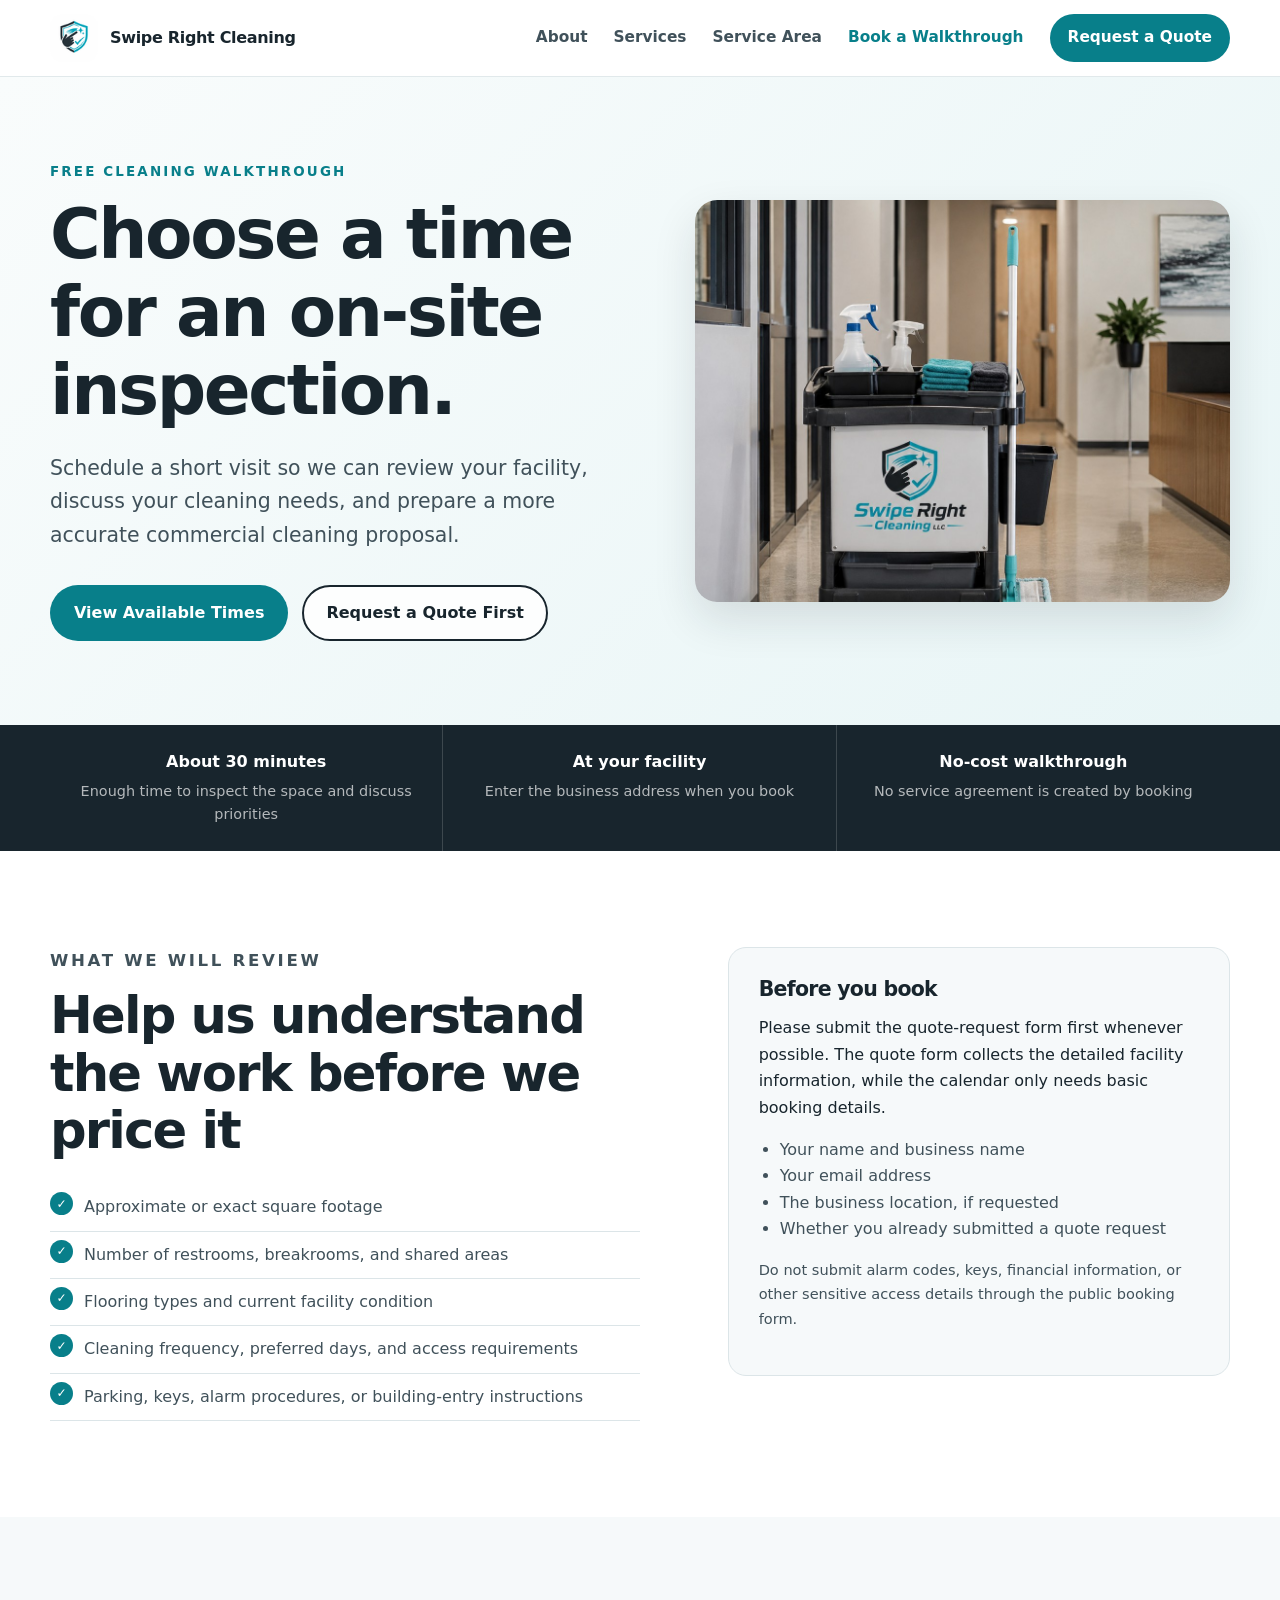
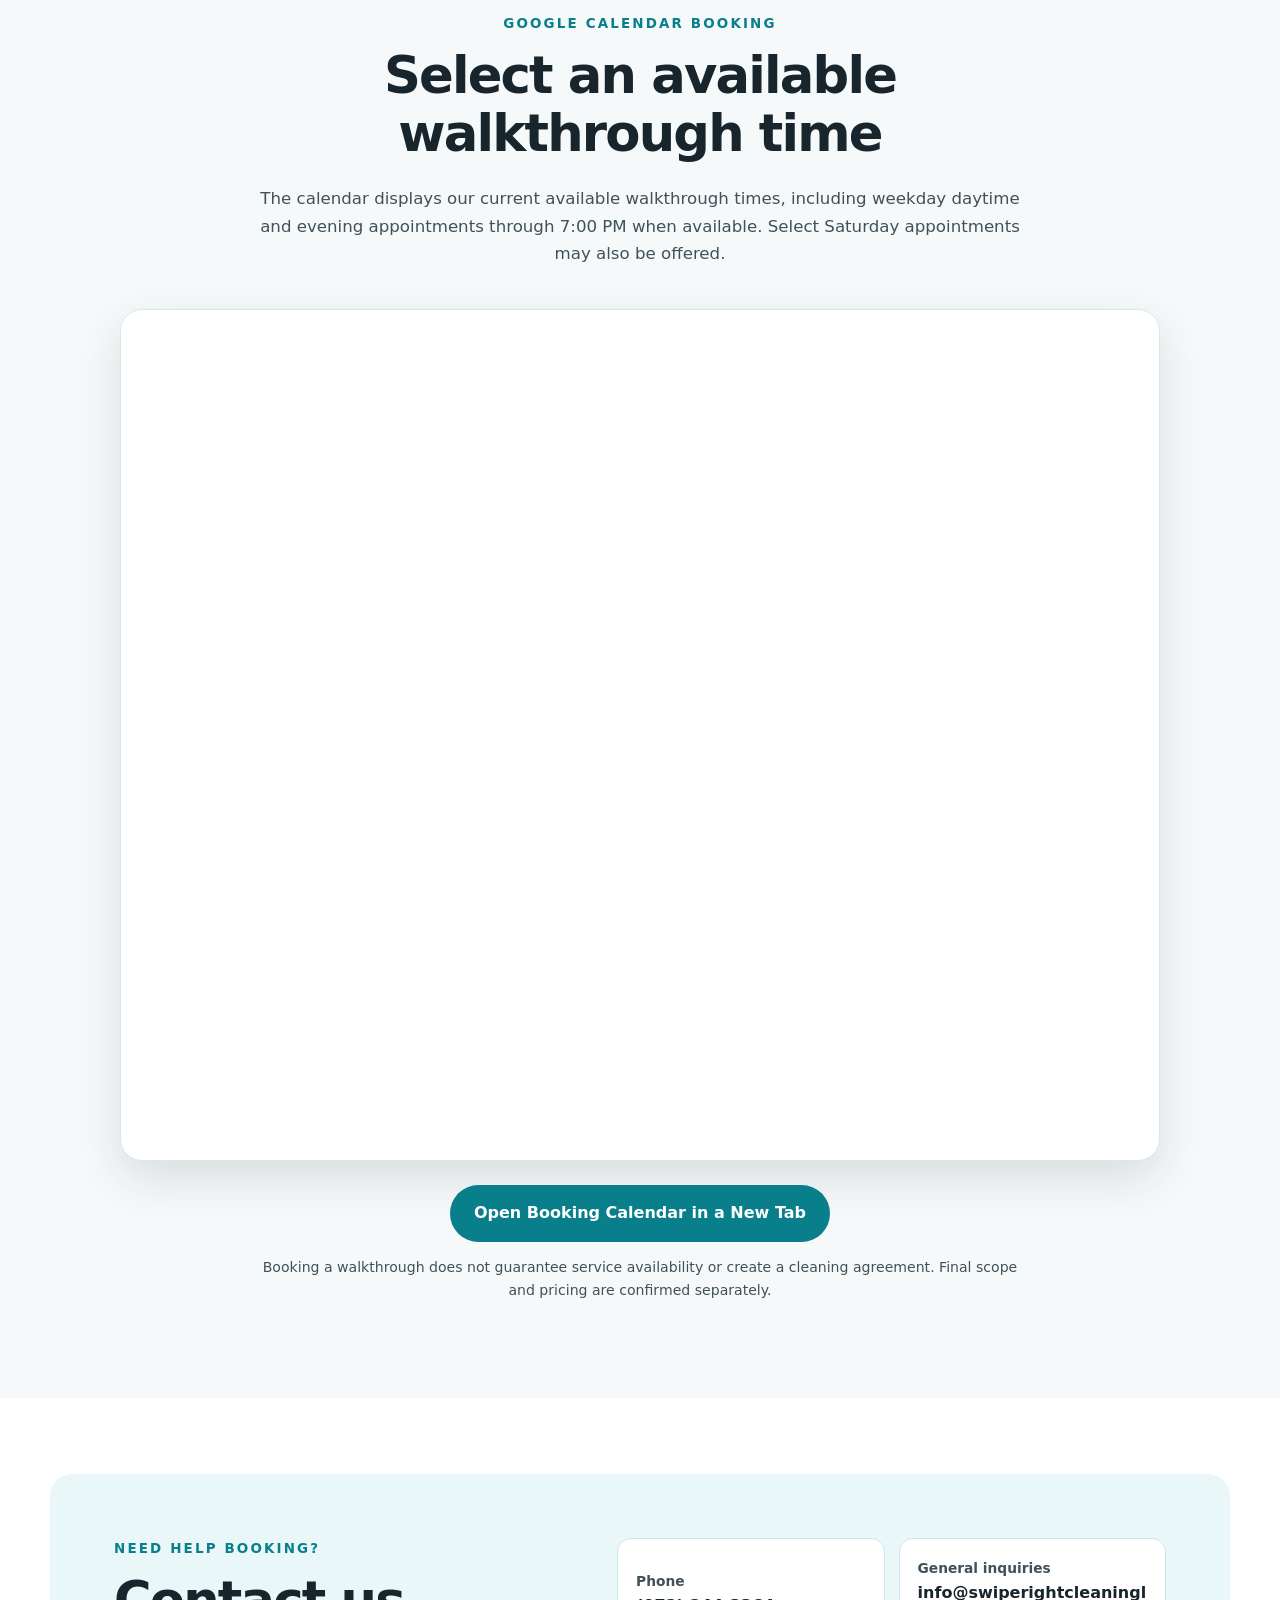
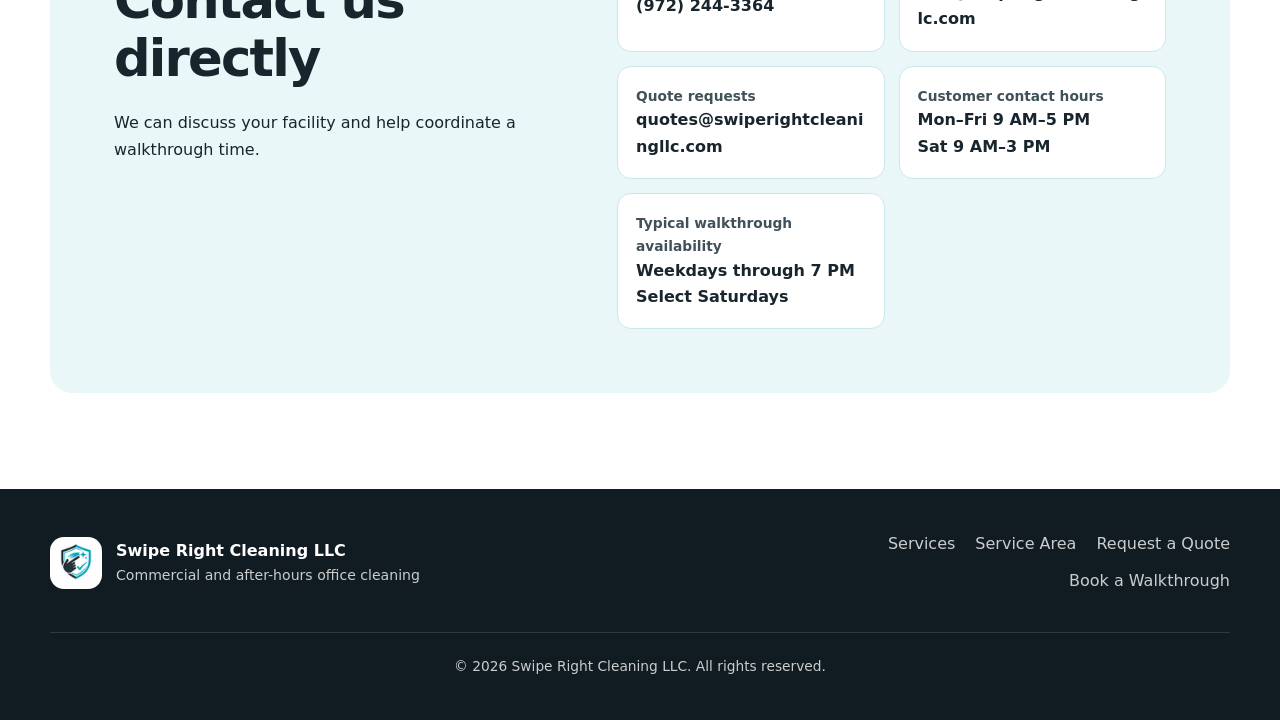
<file: booking.html>
<!doctype html>
<html lang="en">
<head>
  <meta charset="utf-8">
  <meta name="viewport" content="width=device-width, initial-scale=1">
  <meta name="theme-color" content="#0aa9b8">
  <meta name="description" content="Book a free commercial cleaning walkthrough with Swipe Right Cleaning LLC in Plano and surrounding North Dallas communities.">

  <title>Book a Free Cleaning Walkthrough | Swipe Right Cleaning LLC</title>

  <link rel="icon" type="image/png" sizes="64x64" href="assets/favicon-64.png">
  <link rel="apple-touch-icon" href="assets/favicon.png">
  <link rel="stylesheet" href="styles.css">
</head>
<body>
  <a class="skip-link" href="#main-content">Skip to main content</a>

  <header class="site-header" id="top">
    <div class="container nav-wrap">
      <a class="brand" href="index.html" aria-label="Swipe Right Cleaning home">
        <img src="assets/favicon-64.png" alt="" width="48" height="48">
        <span>Swipe Right Cleaning</span>
      </a>

      <button class="menu-button" type="button" aria-expanded="false" aria-controls="site-menu">
        <span class="sr-only">Open navigation menu</span>
        <span></span><span></span><span></span>
      </button>

      <nav id="site-menu" class="site-menu" aria-label="Main navigation">
        <a href="index.html#about">About</a>
        <a href="index.html#services">Services</a>
        <a href="index.html#areas">Service Area</a>
        <a href="booking.html" aria-current="page">Book a Walkthrough</a>
        <a href="index.html#quote" class="nav-cta">Request a Quote</a>
      </nav>
    </div>
  </header>

  <main id="main-content">
    <section class="booking-hero" aria-labelledby="booking-title">
      <div class="container booking-hero-grid">
        <div>
          <p class="eyebrow">Free Cleaning Walkthrough</p>
          <h1 id="booking-title">Choose a time for an on-site inspection.</h1>
          <p class="hero-copy">Schedule a short visit so we can review your facility, discuss your cleaning needs, and prepare a more accurate commercial cleaning proposal.</p>
          <div class="button-row">
            <a class="button button-primary" href="#calendar-booking">View Available Times</a>
            <a class="button button-secondary" href="index.html#quote">Request a Quote First</a>
          </div>
        </div>
        <figure class="booking-hero-image">
          <img src="assets/cleaning-cart.jpg" alt="Commercial cleaning cart prepared for an office walkthrough">
        </figure>
      </div>
    </section>

    <section class="booking-highlights" aria-label="Walkthrough details">
      <div class="container highlight-grid">
        <div><strong>About 30 minutes</strong><span>Enough time to inspect the space and discuss priorities</span></div>
        <div><strong>At your facility</strong><span>Enter the business address when you book</span></div>
        <div><strong>No-cost walkthrough</strong><span>No service agreement is created by booking</span></div>
      </div>
    </section>

    <section class="section">
      <div class="container booking-info-grid">
        <div class="content-block">
          <p class="eyebrow">What We Will Review</p>
          <h2>Help us understand the work before we price it</h2>
          <ul class="check-list">
            <li>Approximate or exact square footage</li>
            <li>Number of restrooms, breakrooms, and shared areas</li>
            <li>Flooring types and current facility condition</li>
            <li>Cleaning frequency, preferred days, and access requirements</li>
            <li>Parking, keys, alarm procedures, or building-entry instructions</li>
          </ul>
        </div>
        <aside class="walkthrough-card">
          <h3>Before you book</h3>
          <p>Please submit the quote-request form first whenever possible. The quote form collects the detailed facility information, while the calendar only needs basic booking details.</p>
          <ul>
            <li>Your name and business name</li>
            <li>Your email address</li>
            <li>The business location, if requested</li>
            <li>Whether you already submitted a quote request</li>
          </ul>
          <p class="small-note">Do not submit alarm codes, keys, financial information, or other sensitive access details through the public booking form.</p>
        </aside>
      </div>
    </section>

    <section class="section section-muted" id="calendar-booking" aria-labelledby="calendar-title">
      <div class="container calendar-layout">
        <div class="section-heading">
          <p class="eyebrow">Google Calendar Booking</p>
          <h2 id="calendar-title">Select an available walkthrough time</h2>
          <p>The calendar displays our current available walkthrough times, including weekday daytime and evening appointments through 7:00 PM when available. Select Saturday appointments may also be offered.</p>
        </div>

        <div class="calendar-shell" id="calendar-shell">
          <div class="calendar-placeholder" id="calendar-placeholder">
            <img src="assets/favicon.png" alt="Swipe Right Cleaning shield logo" width="90" height="90">
            <h3>Calendar connection is ready</h3>
            <p>Create the Google Calendar appointment schedule, then paste its inline booking-page URL into <code>script.js</code>. The available times will appear here.</p>
            <a class="button button-secondary" href="index.html#contact">Contact Us Instead</a>
          </div>
          <iframe
            id="calendar-booking-frame"
            class="calendar-booking-frame"
            title="Book a free commercial cleaning walkthrough"
            loading="lazy"
            referrerpolicy="strict-origin-when-cross-origin"
          ></iframe>
        </div>

        <div class="calendar-actions">
          <a id="calendar-open-link" class="button button-primary is-hidden" href="#" target="_blank" rel="noopener">Open Booking Calendar in a New Tab</a>
          <p>Booking a walkthrough does not guarantee service availability or create a cleaning agreement. Final scope and pricing are confirmed separately.</p>
        </div>
      </div>
    </section>

    <section class="section contact-section">
      <div class="container contact-card">
        <div>
          <p class="eyebrow">Need Help Booking?</p>
          <h2>Contact us directly</h2>
          <p>We can discuss your facility and help coordinate a walkthrough time.</p>
        </div>
        <div class="contact-details">
          <a href="tel:+19722443364"><span>Phone</span><strong>(972) 244-3364</strong></a>
          <a href="mailto:info@swiperightcleaningllc.com"><span>General inquiries</span><strong>info@swiperightcleaningllc.com</strong></a>
          <a href="mailto:quotes@swiperightcleaningllc.com"><span>Quote requests</span><strong>quotes@swiperightcleaningllc.com</strong></a>
          <div><span>Customer contact hours</span><strong>Mon–Fri 9 AM–5 PM<br>Sat 9 AM–3 PM</strong></div>
          <div><span>Typical walkthrough availability</span><strong>Weekdays through 7 PM<br>Select Saturdays</strong></div>
        </div>
      </div>
    </section>
  </main>

  <footer class="site-footer">
    <div class="container footer-grid">
      <div class="footer-brand">
        <img src="assets/favicon-64.png" alt="" width="52" height="52">
        <div>
          <strong>Swipe Right Cleaning LLC</strong>
          <span>Commercial and after-hours office cleaning</span>
        </div>
      </div>
      <div class="footer-links">
        <a href="index.html#services">Services</a>
        <a href="index.html#areas">Service Area</a>
        <a href="index.html#quote">Request a Quote</a>
        <a href="booking.html">Book a Walkthrough</a>
      </div>
      <p class="copyright">© <span id="current-year">2026</span> Swipe Right Cleaning LLC. All rights reserved.</p>
    </div>
  </footer>

  <script src="script.js"></script>
</body>
</html>
</file>
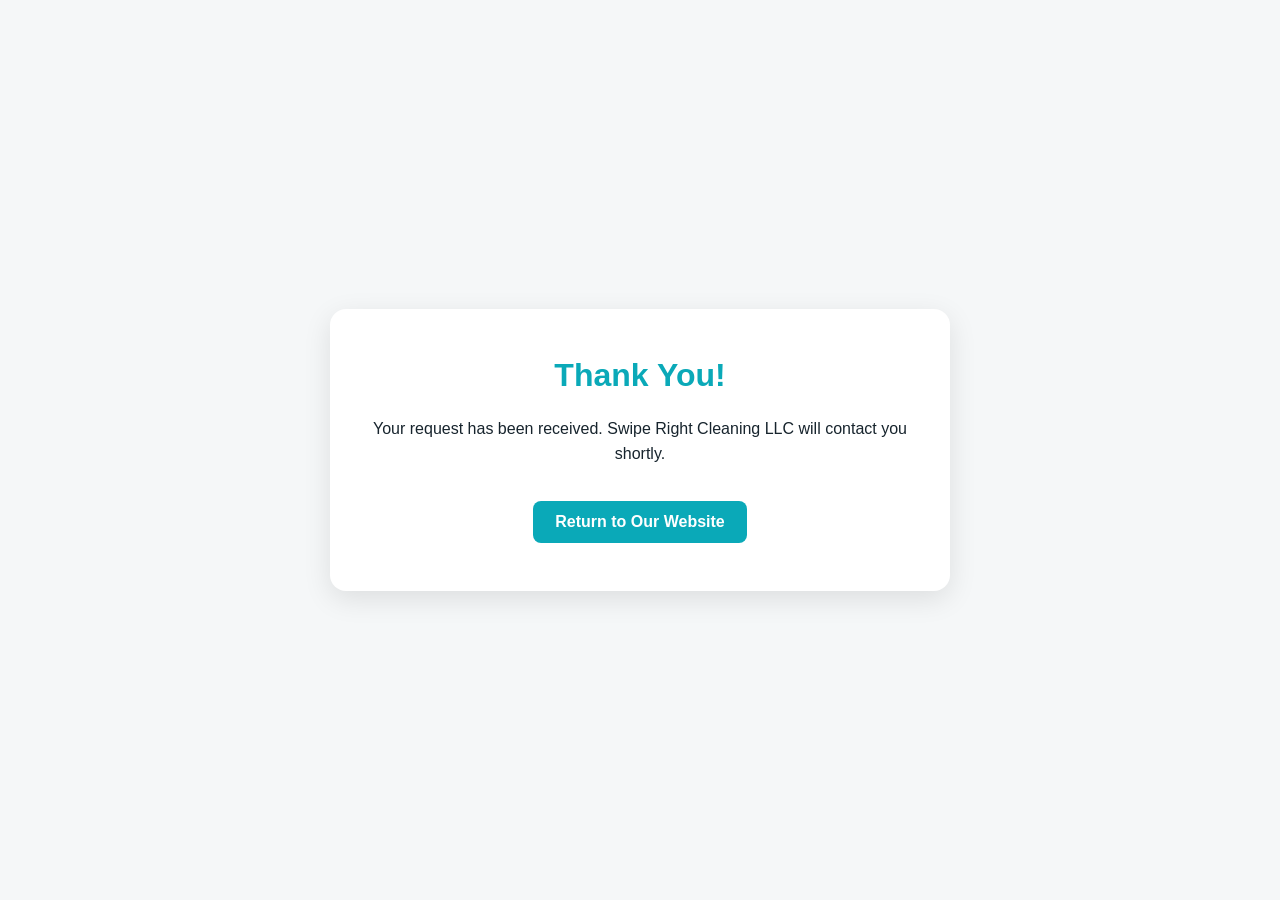
<file: thank-you.html>
<!doctype html>
<html lang="en">
<head>

  <!-- Google tag (gtag.js) --> <script async src="https://www.googletagmanager.com/gtag/js?id=AW-18347786988"></script> <script> window.dataLayer = window.dataLayer || []; function gtag(){dataLayer.push(arguments);} gtag('js', new Date()); gtag('config', 'AW-18347786988'); </script>



  <!-- Event snippet for Submit lead form conversion page --> <script> gtag('event', 'conversion', {'send_to': 'AW-18347786988/ukT2CNHe8NgcEOyF9KxE'}); </script>


  <meta charset="utf-8">
  <meta name="viewport" content="width=device-width, initial-scale=1">

  <title>Thank You | Swipe Right Cleaning LLC</title>

  <style>
    body {
      margin: 0;
      min-height: 100vh;
      display: flex;
      align-items: center;
      justify-content: center;
      padding: 24px;
      box-sizing: border-box;
      font-family: Arial, sans-serif;
      background: #f5f7f8;
      color: #17242d;
      text-align: center;
    }

    main {
      width: 100%;
      max-width: 620px;
      padding: 48px 32px;
      box-sizing: border-box;
      background: white;
      border-radius: 16px;
      box-shadow: 0 8px 28px rgba(0, 0, 0, 0.10);
    }

    h1 {
      margin-top: 0;
      color: #0aa9b8;
    }

    p {
      line-height: 1.6;
    }

    a {
      display: inline-block;
      margin-top: 18px;
      padding: 12px 22px;
      background: #0aa9b8;
      color: white;
      text-decoration: none;
      border-radius: 8px;
      font-weight: bold;
    }
  </style>
</head>

<body>
  <main>
    <h1>Thank You!</h1>

    <p>
      Your request has been received. Swipe Right Cleaning LLC
      will contact you shortly.
    </p>

    <a href="index.html">Return to Our Website</a>
  </main>
</body>
</html>
</file>
<file: styles.css>
:root {
  --teal: #08a9b8;
  --teal-dark: #087f8a;
  --ink: #18252d;
  --ink-soft: #40515a;
  --white: #ffffff;
  --off-white: #f6f9fa;
  --line: #dce5e8;
  --shadow: 0 18px 44px rgba(24, 37, 45, 0.12);
  --radius: 22px;
  --container: 1180px;
}

* { box-sizing: border-box; }
html { scroll-behavior: smooth; }
body {
  margin: 0;
  color: var(--ink);
  background: var(--white);
  font-family: Inter, ui-sans-serif, system-ui, -apple-system, BlinkMacSystemFont, "Segoe UI", sans-serif;
  line-height: 1.65;
  -webkit-font-smoothing: antialiased;
}
img { max-width: 100%; display: block; }
a { color: inherit; }
button, input, textarea, select { font: inherit; }

.container { width: min(var(--container), calc(100% - 40px)); margin-inline: auto; }
.section { padding: 96px 0; }
.section-muted { background: var(--off-white); }
.section-dark { background: var(--ink); color: var(--white); }

.skip-link {
  position: fixed;
  left: 14px;
  top: -80px;
  z-index: 9999;
  padding: 12px 18px;
  color: var(--white);
  background: var(--ink);
  border-radius: 8px;
}
.skip-link:focus { top: 14px; }
.sr-only { position: absolute; width: 1px; height: 1px; padding: 0; margin: -1px; overflow: hidden; clip: rect(0,0,0,0); white-space: nowrap; border: 0; }

.site-header {
  position: sticky;
  top: 0;
  z-index: 1000;
  background: rgba(255,255,255,.96);
  border-bottom: 1px solid rgba(220,229,232,.85);
  backdrop-filter: blur(14px);
}
.nav-wrap { min-height: 76px; display: flex; align-items: center; justify-content: space-between; gap: 28px; }
.brand { display: inline-flex; align-items: center; gap: 12px; text-decoration: none; font-weight: 800; letter-spacing: -.02em; }
.brand img { border-radius: 12px; }
.site-menu { display: flex; align-items: center; gap: 26px; }
.site-menu a { text-decoration: none; font-size: .96rem; font-weight: 700; color: var(--ink-soft); }
.site-menu a:hover, .site-menu a:focus { color: var(--teal-dark); }
.site-menu .nav-cta { padding: 11px 18px; color: var(--white); background: var(--teal-dark); border-radius: 999px; }
.site-menu .nav-cta:hover, .site-menu .nav-cta:focus { color: var(--white); background: var(--ink); }
.menu-button { display: none; width: 46px; height: 42px; padding: 9px; border: 0; background: transparent; cursor: pointer; }
.menu-button span:not(.sr-only) { display: block; height: 2px; margin: 5px 0; background: var(--ink); border-radius: 4px; }

.hero {
  position: relative;
  min-height: 660px;
  display: grid;
  align-items: center;
  isolation: isolate;
  color: var(--ink);
  background-image: url("assets/header.jpg");
  background-position: center;
  background-size: cover;
}
.hero-overlay { position: absolute; inset: 0; z-index: -1; background: linear-gradient(90deg, rgba(255,255,255,.98) 0%, rgba(255,255,255,.92) 38%, rgba(255,255,255,.45) 64%, rgba(255,255,255,.05) 100%); }
.hero-content { padding-block: 88px; }
.hero-content > * { max-width: 690px; }
.eyebrow { margin: 0 0 12px; color: var(--teal-dark); font-size: .84rem; font-weight: 900; letter-spacing: .16em; text-transform: uppercase; }
h1, h2, h3 { margin-top: 0; line-height: 1.13; letter-spacing: -.035em; }
h1 { margin-bottom: 22px; font-size: clamp(2.8rem, 6vw, 5.35rem); }
h2 { margin-bottom: 22px; font-size: clamp(2.1rem, 4vw, 3.65rem); }
h3 { margin-bottom: 14px; font-size: 1.28rem; }
p { margin-top: 0; }
.hero-copy { margin-bottom: 32px; color: var(--ink-soft); font-size: clamp(1.05rem, 2vw, 1.28rem); }
.button-row { display: flex; flex-wrap: wrap; gap: 14px; }
.button { display: inline-flex; align-items: center; justify-content: center; min-height: 50px; padding: 13px 22px; border: 2px solid transparent; border-radius: 999px; text-decoration: none; font-weight: 850; transition: transform .2s ease, background .2s ease, border-color .2s ease; }
.button:hover, .button:focus { transform: translateY(-2px); }
.button-primary { color: var(--white); background: var(--teal-dark); }
.button-primary:hover, .button-primary:focus { background: var(--ink); }
.button-secondary { color: var(--ink); background: rgba(255,255,255,.86); border-color: var(--ink); }

.trust-strip { background: var(--ink); color: var(--white); }
.trust-grid { display: grid; grid-template-columns: repeat(3,1fr); }
.trust-grid div { padding: 24px 28px; text-align: center; border-right: 1px solid rgba(255,255,255,.16); }
.trust-grid div:last-child { border-right: 0; }
.trust-grid strong, .trust-grid span { display: block; }
.trust-grid strong { font-size: 1.03rem; }
.trust-grid span { margin-top: 3px; color: rgba(255,255,255,.7); font-size: .9rem; }

.two-column { display: grid; grid-template-columns: 1.02fr .98fr; align-items: center; gap: clamp(42px, 7vw, 90px); }
.content-block p { color: var(--ink-soft); font-size: 1.04rem; }
.text-link { display: inline-block; margin-top: 10px; color: var(--teal-dark); font-weight: 850; text-decoration: none; }
.text-link:hover, .text-link:focus { text-decoration: underline; }
.image-card { margin: 0; overflow: hidden; background: #dfe9ec; border-radius: var(--radius); box-shadow: var(--shadow); }
.image-card img { width: 100%; aspect-ratio: 1/1; object-fit: cover; }

.section-heading { max-width: 760px; margin: 0 auto 42px; text-align: center; }
.section-heading > p:last-child { color: var(--ink-soft); font-size: 1.04rem; }
.light-heading .eyebrow { color: #6fe5ed; }
.card-grid { display: grid; grid-template-columns: repeat(3,1fr); gap: 22px; }
.service-card { padding: 30px; background: var(--white); border: 1px solid var(--line); border-radius: 18px; box-shadow: 0 12px 28px rgba(24,37,45,.06); }
.service-icon { width: 48px; height: 48px; display: grid; place-items: center; margin-bottom: 22px; color: var(--white); background: var(--teal-dark); border-radius: 14px; font-size: .82rem; font-weight: 900; }
.service-card ul { margin: 0; padding-left: 20px; color: var(--ink-soft); }
.service-card li + li { margin-top: 7px; }
.service-summary { margin: -4px 0 18px; color: var(--ink-soft); font-size: .94rem; }
.service-schedule { margin: 20px 0 0; padding-top: 16px; color: var(--ink-soft); border-top: 1px solid var(--line); font-size: .9rem; }
.service-addons { margin-top: 24px; padding: clamp(26px, 4vw, 38px); background: var(--white); border: 1px solid var(--line); border-radius: 18px; box-shadow: 0 12px 28px rgba(24,37,45,.06); }
.service-addons-heading { max-width: 760px; margin-bottom: 22px; }
.service-addons-heading h3 { margin-bottom: 8px; }
.service-addons-heading > p:last-child { margin: 0; color: var(--ink-soft); }
.addon-grid { display: grid; grid-template-columns: repeat(2, minmax(0, 1fr)); gap: 10px 30px; margin: 0; padding-left: 20px; color: var(--ink-soft); }
.supply-service-note { margin: 24px 0 0; padding: 16px 18px; color: var(--ink-soft); background: #eaf4f5; border-left: 4px solid var(--teal); border-radius: 10px; }
.pricing-note { max-width: 850px; margin: 30px auto 0; padding: 18px 22px; color: var(--ink-soft); background: #eaf4f5; border-left: 4px solid var(--teal); border-radius: 10px; text-align: center; }

.after-hours { overflow: hidden; }
.availability-box { display: flex; flex-direction: column; gap: 2px; margin-top: 25px; padding: 18px 20px; background: var(--off-white); border-left: 4px solid var(--teal); border-radius: 10px; }
.availability-box span { color: var(--ink-soft); }

.process-grid { display: grid; grid-template-columns: repeat(3,1fr); gap: 22px; }
.process-grid article { padding: 32px; background: rgba(255,255,255,.07); border: 1px solid rgba(255,255,255,.12); border-radius: 18px; }
.process-grid span { width: 46px; height: 46px; display: grid; place-items: center; margin-bottom: 22px; color: var(--ink); background: #6fe5ed; border-radius: 50%; font-weight: 900; }
.process-grid p { color: rgba(255,255,255,.72); }

.area-tags { display: flex; flex-wrap: wrap; gap: 10px; margin: 22px 0; }
.area-tags span { padding: 8px 14px; background: #e8f5f6; border: 1px solid #cce7ea; border-radius: 999px; color: var(--teal-dark); font-weight: 750; }
.small-note { color: var(--ink-soft); font-size: .91rem; }

.quote-layout { display: grid; grid-template-columns: .78fr 1.22fr; gap: clamp(34px, 6vw, 72px); align-items: start; }
.quote-intro { position: sticky; top: 112px; }
.quote-intro > p { color: var(--ink-soft); }
.contact-mini { display: grid; gap: 12px; margin-top: 26px; }
.contact-mini a { display: flex; flex-direction: column; padding: 16px 18px; background: var(--white); border: 1px solid var(--line); border-radius: 12px; text-decoration: none; }
.contact-mini span { color: var(--teal-dark); overflow-wrap: anywhere; }
.form-shell { min-height: 560px; overflow: hidden; background: var(--white); border: 1px solid var(--line); border-radius: var(--radius); box-shadow: var(--shadow); }
.form-placeholder { min-height: 560px; display: grid; place-content: center; justify-items: center; padding: 50px; text-align: center; }
.form-placeholder img { margin-bottom: 16px; border-radius: 16px; }
.form-placeholder p { max-width: 520px; color: var(--ink-soft); }
.quote-frame { display: none; width: 100%; min-height: 1050px; border: 0; }
.privacy-note { margin-top: 22px; color: var(--ink-soft); font-size: .88rem; }

.contact-section { padding-top: 76px; }
.contact-card { display: grid; grid-template-columns: .9fr 1.1fr; gap: 54px; padding: clamp(34px, 6vw, 64px); background: #e9f7f8; border-radius: var(--radius); }
.contact-details { display: grid; grid-template-columns: repeat(2,1fr); gap: 14px; }
.contact-details a, .contact-details > div { display: flex; flex-direction: column; justify-content: center; min-height: 112px; padding: 18px; background: var(--white); border: 1px solid #cce7ea; border-radius: 14px; text-decoration: none; }
.contact-details span { color: var(--ink-soft); font-size: .86rem; font-weight: 700; }
.contact-details strong { overflow-wrap: anywhere; }

.site-footer { padding: 42px 0; color: rgba(255,255,255,.78); background: #111c22; }
.footer-grid { display: grid; grid-template-columns: 1.2fr .9fr; gap: 30px; align-items: center; }
.footer-brand { display: flex; align-items: center; gap: 14px; }
.footer-brand img { border-radius: 14px; }
.footer-brand strong, .footer-brand span { display: block; }
.footer-brand strong { color: var(--white); }
.footer-brand span { font-size: .88rem; }
.footer-links { display: flex; flex-wrap: wrap; justify-content: flex-end; gap: 10px 20px; }
.footer-links a { text-decoration: none; }
.footer-links a:hover, .footer-links a:focus { color: #6fe5ed; }
.copyright { grid-column: 1 / -1; margin: 8px 0 0; padding-top: 22px; border-top: 1px solid rgba(255,255,255,.12); font-size: .86rem; text-align: center; }

@media (max-width: 900px) {
  .section { padding: 76px 0; }
  .menu-button { display: block; }
  .site-menu { position: absolute; top: calc(100% + 1px); left: 0; right: 0; display: none; flex-direction: column; align-items: stretch; gap: 0; padding: 14px 20px 22px; background: var(--white); border-bottom: 1px solid var(--line); box-shadow: 0 16px 30px rgba(24,37,45,.10); }
  .site-menu.open { display: flex; }
  .site-menu a { padding: 13px 10px; }
  .site-menu .nav-cta { margin-top: 8px; text-align: center; }
  .hero { min-height: 610px; background-position: 65% center; }
  .hero-overlay { background: linear-gradient(90deg, rgba(255,255,255,.98) 0%, rgba(255,255,255,.9) 60%, rgba(255,255,255,.34) 100%); }
  .hero-content > * { max-width: 620px; }
  .two-column, .quote-layout, .contact-card { grid-template-columns: 1fr; }
  .reverse-mobile .image-card { order: 2; }
  .quote-intro { position: static; }
  .card-grid, .process-grid { grid-template-columns: 1fr; }
}

@media (max-width: 680px) {
  .container { width: min(100% - 28px, var(--container)); }
  .brand span { font-size: .9rem; }
  .hero { min-height: 660px; background-position: 72% center; }
  .hero-overlay { background: linear-gradient(90deg, rgba(255,255,255,.98), rgba(255,255,255,.88)); }
  .hero-content { padding-block: 64px; }
  h1 { font-size: clamp(2.55rem, 14vw, 4.2rem); }
  .button-row, .button { width: 100%; }
  .trust-grid { grid-template-columns: 1fr; }
  .trust-grid div { border-right: 0; border-bottom: 1px solid rgba(255,255,255,.16); }
  .trust-grid div:last-child { border-bottom: 0; }
  .service-card, .process-grid article { padding: 26px; }
  .contact-details { grid-template-columns: 1fr; }
  .form-placeholder { padding: 34px 22px; }
  .footer-grid { grid-template-columns: 1fr; text-align: center; }
  .footer-brand { justify-content: center; }
  .footer-links { justify-content: center; }
}

@media (prefers-reduced-motion: reduce) {
  html { scroll-behavior: auto; }
  *, *::before, *::after { transition-duration: .01ms !important; animation-duration: .01ms !important; animation-iteration-count: 1 !important; }
}

/* Built-in quote request form */
.quote-form { padding: clamp(24px, 4vw, 42px); }
.form-heading { display: flex; align-items: center; gap: 16px; margin-bottom: 28px; padding-bottom: 22px; border-bottom: 1px solid var(--line); }
.form-heading img { flex: 0 0 auto; border-radius: 13px; }
.form-heading h3 { margin-bottom: 2px; }
.form-heading p { margin: 0; color: var(--ink-soft); font-size: .9rem; }
.form-grid { display: grid; grid-template-columns: repeat(2, minmax(0, 1fr)); gap: 18px; }
.form-field { display: flex; flex-direction: column; gap: 7px; min-width: 0; }
.form-field-full { grid-column: 1 / -1; }
.form-field > span, .services-fieldset legend { color: var(--ink); font-size: .92rem; font-weight: 800; }
.form-field input, .form-field select, .form-field textarea {
  width: 100%;
  min-height: 49px;
  padding: 11px 13px;
  color: var(--ink);
  background: var(--white);
  border: 1px solid #bdcbd0;
  border-radius: 10px;
  outline: none;
  transition: border-color .18s ease, box-shadow .18s ease;
}
.form-field textarea { min-height: 105px; resize: vertical; }
.form-field input:focus, .form-field select:focus, .form-field textarea:focus { border-color: var(--teal-dark); box-shadow: 0 0 0 3px rgba(8,127,138,.14); }
.form-field small { color: var(--ink-soft); font-size: .8rem; line-height: 1.45; }
.services-fieldset { margin: 24px 0; padding: 0; border: 0; }
.services-fieldset legend { margin-bottom: 7px; }
.fieldset-helper { margin: 0 0 12px; color: var(--ink-soft); font-size: .82rem; line-height: 1.5; }
.supply-helper { margin-top: 12px; padding: 12px 14px; background: #eaf4f5; border-left: 3px solid var(--teal); border-radius: 8px; }
.addon-fieldset { padding-top: 22px; border-top: 1px solid var(--line); }
.service-choice-grid { grid-template-columns: 1fr; }
.checkbox-grid { display: grid; grid-template-columns: repeat(2, minmax(0, 1fr)); gap: 10px; }
.checkbox-grid label, .consent-field { display: flex; align-items: flex-start; gap: 9px; padding: 11px 12px; background: var(--off-white); border: 1px solid var(--line); border-radius: 10px; cursor: pointer; }
.checkbox-grid input, .consent-field input { width: 18px; height: 18px; margin: 3px 0 0; accent-color: var(--teal-dark); flex: 0 0 auto; }
.checkbox-grid span, .consent-field span { color: var(--ink-soft); font-size: .9rem; line-height: 1.45; }
.consent-field { margin-top: 22px; background: #eaf4f5; }
.field-error { min-height: 1.2em; margin: 8px 0 0; color: #a32626; font-size: .86rem; font-weight: 700; }
.form-submit { width: 100%; margin-top: 20px; border: 0; cursor: pointer; }
.form-helper { margin: 13px 0 0; color: var(--ink-soft); font-size: .82rem; line-height: 1.5; text-align: center; }
.form-status { min-height: 1.5em; margin: 12px 0 0; color: var(--teal-dark); font-size: .88rem; font-weight: 750; text-align: center; }

@media (max-width: 680px) {
  .form-grid, .checkbox-grid, .addon-grid { grid-template-columns: 1fr; }
  .form-field-full { grid-column: auto; }
  .quote-form { padding: 24px 18px; }
}

/* Exact-or-estimated square footage fields */
.is-hidden { display: none !important; }
.process-link { display: inline-block; margin-top: 8px; color: #6fe5ed; font-weight: 800; text-decoration: none; }
.process-link:hover, .process-link:focus { text-decoration: underline; }
.form-field a { color: var(--teal-dark); font-weight: 750; }

/* Walkthrough call-to-action */
.booking-cta { padding-top: 34px; }
.booking-cta-card { display: grid; grid-template-columns: 1.2fr .8fr; gap: 34px; align-items: center; padding: clamp(32px, 5vw, 54px); color: var(--white); background: var(--ink); border-radius: var(--radius); box-shadow: var(--shadow); }
.booking-cta-card h2 { margin-bottom: 12px; }
.booking-cta-card p:not(.eyebrow) { margin-bottom: 0; color: rgba(255,255,255,.74); }
.booking-cta-card .eyebrow { color: #6fe5ed; }
.booking-cta-actions { display: flex; flex-direction: column; align-items: flex-start; gap: 12px; }
.booking-cta-actions span { color: rgba(255,255,255,.7); font-size: .88rem; }

/* Booking page */
.site-menu [aria-current="page"] { color: var(--teal-dark); }
.booking-hero { padding: 84px 0; background: linear-gradient(135deg, #f9fcfc, #e8f5f6); }
.booking-hero-grid { display: grid; grid-template-columns: 1.02fr .98fr; gap: clamp(42px, 7vw, 88px); align-items: center; }
.booking-hero-grid h1 { font-size: clamp(2.7rem, 5.4vw, 4.9rem); }
.booking-hero-image { margin: 0; overflow: hidden; border-radius: var(--radius); box-shadow: var(--shadow); }
.booking-hero-image img { width: 100%; aspect-ratio: 4 / 3; object-fit: cover; }
.booking-highlights { color: var(--white); background: var(--ink); }
.highlight-grid { display: grid; grid-template-columns: repeat(3, 1fr); }
.highlight-grid div { padding: 24px 28px; border-right: 1px solid rgba(255,255,255,.16); text-align: center; }
.highlight-grid div:last-child { border-right: 0; }
.highlight-grid strong, .highlight-grid span { display: block; }
.highlight-grid span { margin-top: 4px; color: rgba(255,255,255,.68); font-size: .9rem; }
.booking-info-grid { display: grid; grid-template-columns: 1.08fr .92fr; gap: clamp(40px, 7vw, 88px); align-items: start; }
.check-list { margin: 24px 0 0; padding: 0; list-style: none; }
.check-list li { position: relative; padding: 10px 0 10px 34px; color: var(--ink-soft); border-bottom: 1px solid var(--line); }
.check-list li::before { content: "✓"; position: absolute; left: 0; top: 8px; width: 23px; height: 23px; display: grid; place-items: center; color: var(--white); background: var(--teal-dark); border-radius: 50%; font-size: .76rem; font-weight: 900; }
.walkthrough-card { padding: 30px; background: var(--off-white); border: 1px solid var(--line); border-radius: 18px; }
.walkthrough-card ul { padding-left: 21px; color: var(--ink-soft); }
.calendar-layout { max-width: 1040px; }
.calendar-shell { min-height: 720px; overflow: hidden; background: var(--white); border: 1px solid var(--line); border-radius: var(--radius); box-shadow: var(--shadow); }
.calendar-placeholder { min-height: 720px; display: grid; place-content: center; justify-items: center; padding: 48px; text-align: center; }
.calendar-placeholder img { margin-bottom: 18px; border-radius: 18px; }
.calendar-placeholder p { max-width: 600px; color: var(--ink-soft); }
.calendar-placeholder code { padding: 2px 6px; background: #edf3f5; border-radius: 5px; }
.calendar-booking-frame { display: none; width: 100%; min-height: 850px; border: 0; }
.calendar-booking-frame.is-connected { display: block; }
.calendar-actions { display: flex; flex-direction: column; align-items: center; gap: 14px; margin-top: 24px; text-align: center; }
.calendar-actions p { max-width: 760px; margin: 0; color: var(--ink-soft); font-size: .88rem; }

@media (max-width: 900px) {
  .booking-cta-card, .booking-hero-grid, .booking-info-grid { grid-template-columns: 1fr; }
  .booking-cta-actions { align-items: stretch; }
}

@media (max-width: 680px) {
  .highlight-grid { grid-template-columns: 1fr; }
  .highlight-grid div { border-right: 0; border-bottom: 1px solid rgba(255,255,255,.16); }
  .highlight-grid div:last-child { border-bottom: 0; }
  .calendar-shell, .calendar-placeholder { min-height: 650px; }
  .calendar-placeholder { padding: 34px 20px; }
  .calendar-booking-frame { min-height: 760px; }
}
.owner-section {
  padding: 80px 20px;
  background: #f8f5f0;
}

.owner-container {
  width: min(1100px, 100%);
  margin: 0 auto;
  display: grid;
  grid-template-columns: minmax(280px, 420px) 1fr;
  align-items: center;
  gap: 55px;
}

.owner-photo img {
  display: block;
  width: 100%;
  max-width: 420px;
  margin: 0 auto;
  border-radius: 18px;
  object-fit: cover;
  box-shadow: 0 18px 40px rgba(0, 0, 0, 0.14);
}

.owner-label {
  margin: 0 0 8px;
  color: #159ec4;
  font-size: 0.9rem;
  font-weight: 700;
  letter-spacing: 1.5px;
  text-transform: uppercase;
}

.owner-content h2 {
  margin: 0;
  color: #111;
  font-size: clamp(2rem, 4vw, 3rem);
  line-height: 1.15;
}

.owner-name {
  margin: 8px 0 2px;
  color: #159ec4;
  font-size: 1rem;
  font-weight: 600;
}

.owner-title {
  margin: 4px 0 24px;
  color: #555;
  font-weight: 600;
}

.owner-content p {
  color: #444;
  font-size: 1.05rem;
  line-height: 1.75;
}

@media (max-width: 800px) {
  .owner-section {
    padding: 55px 20px;
  }

  .owner-container {
    grid-template-columns: 1fr;
    gap: 35px;
    text-align: center;
  }

  .owner-photo img {
    max-width: 340px;
  }
}
</file>
